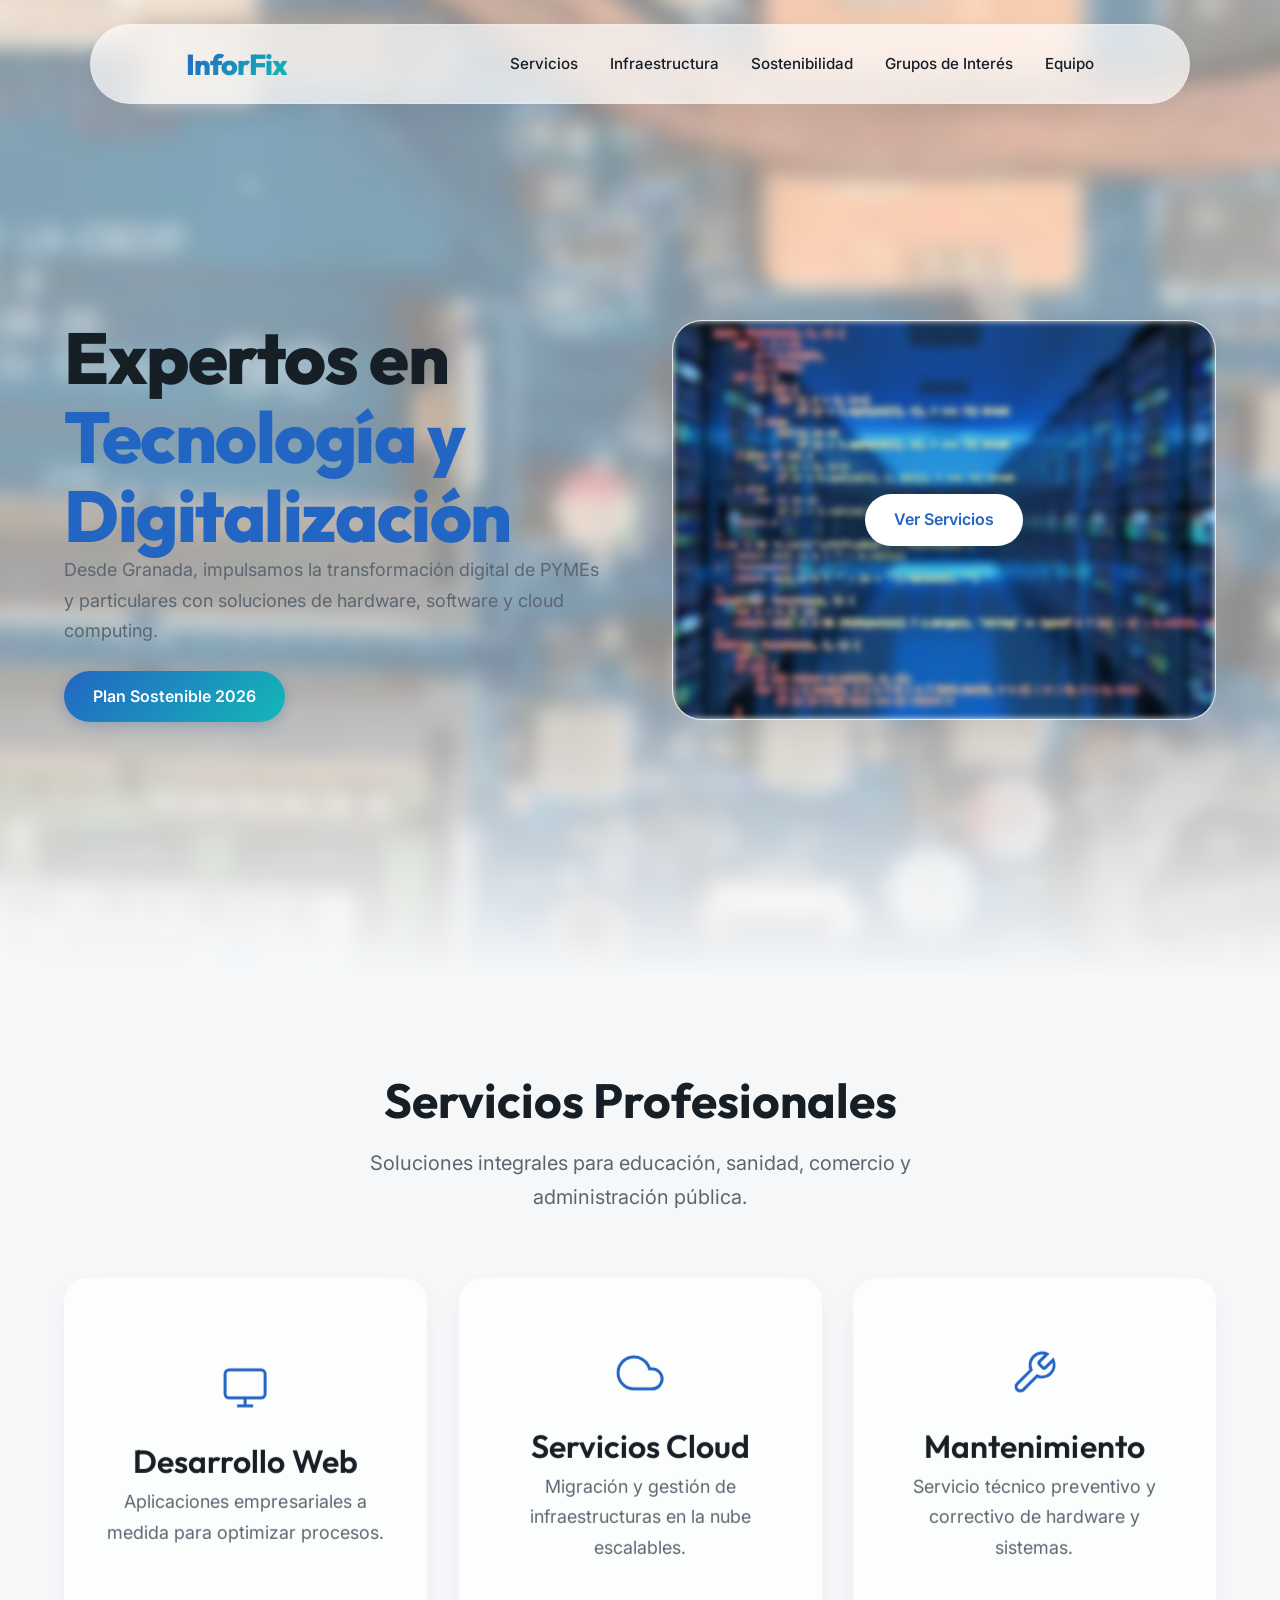
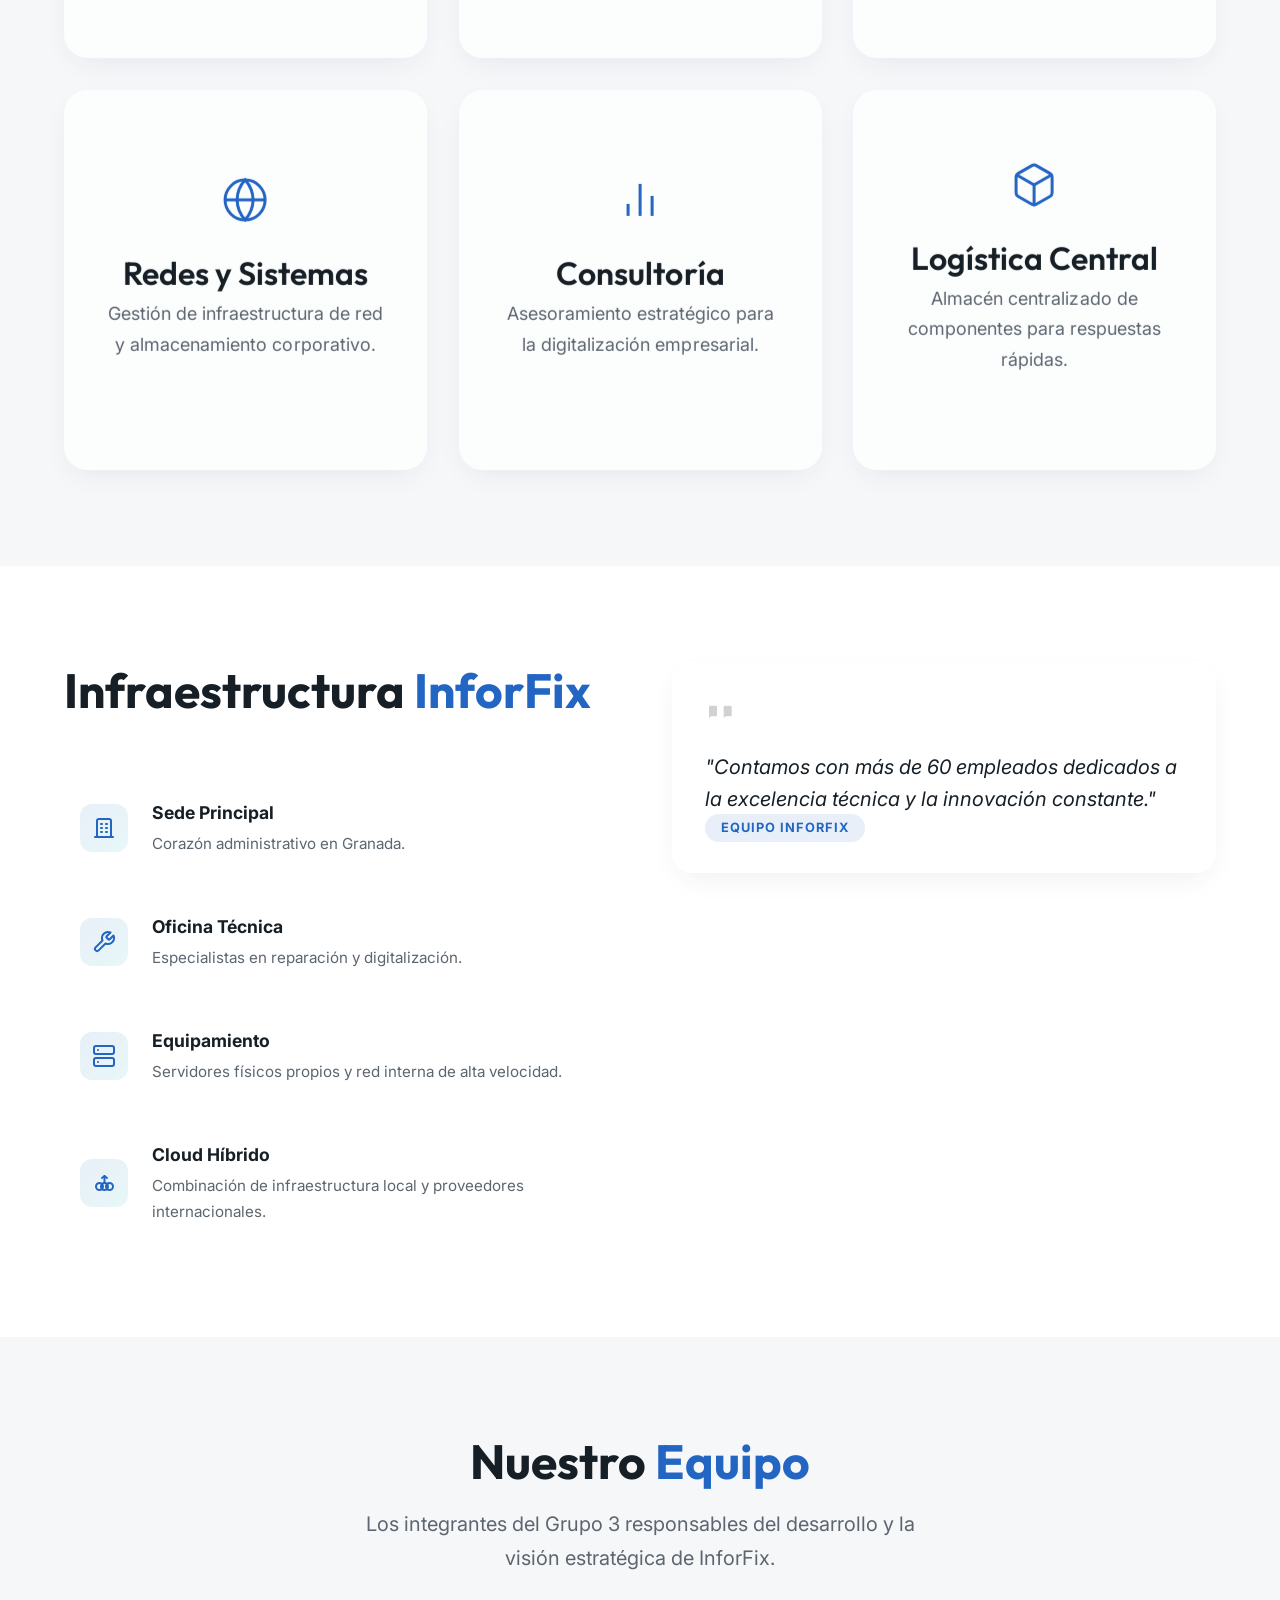
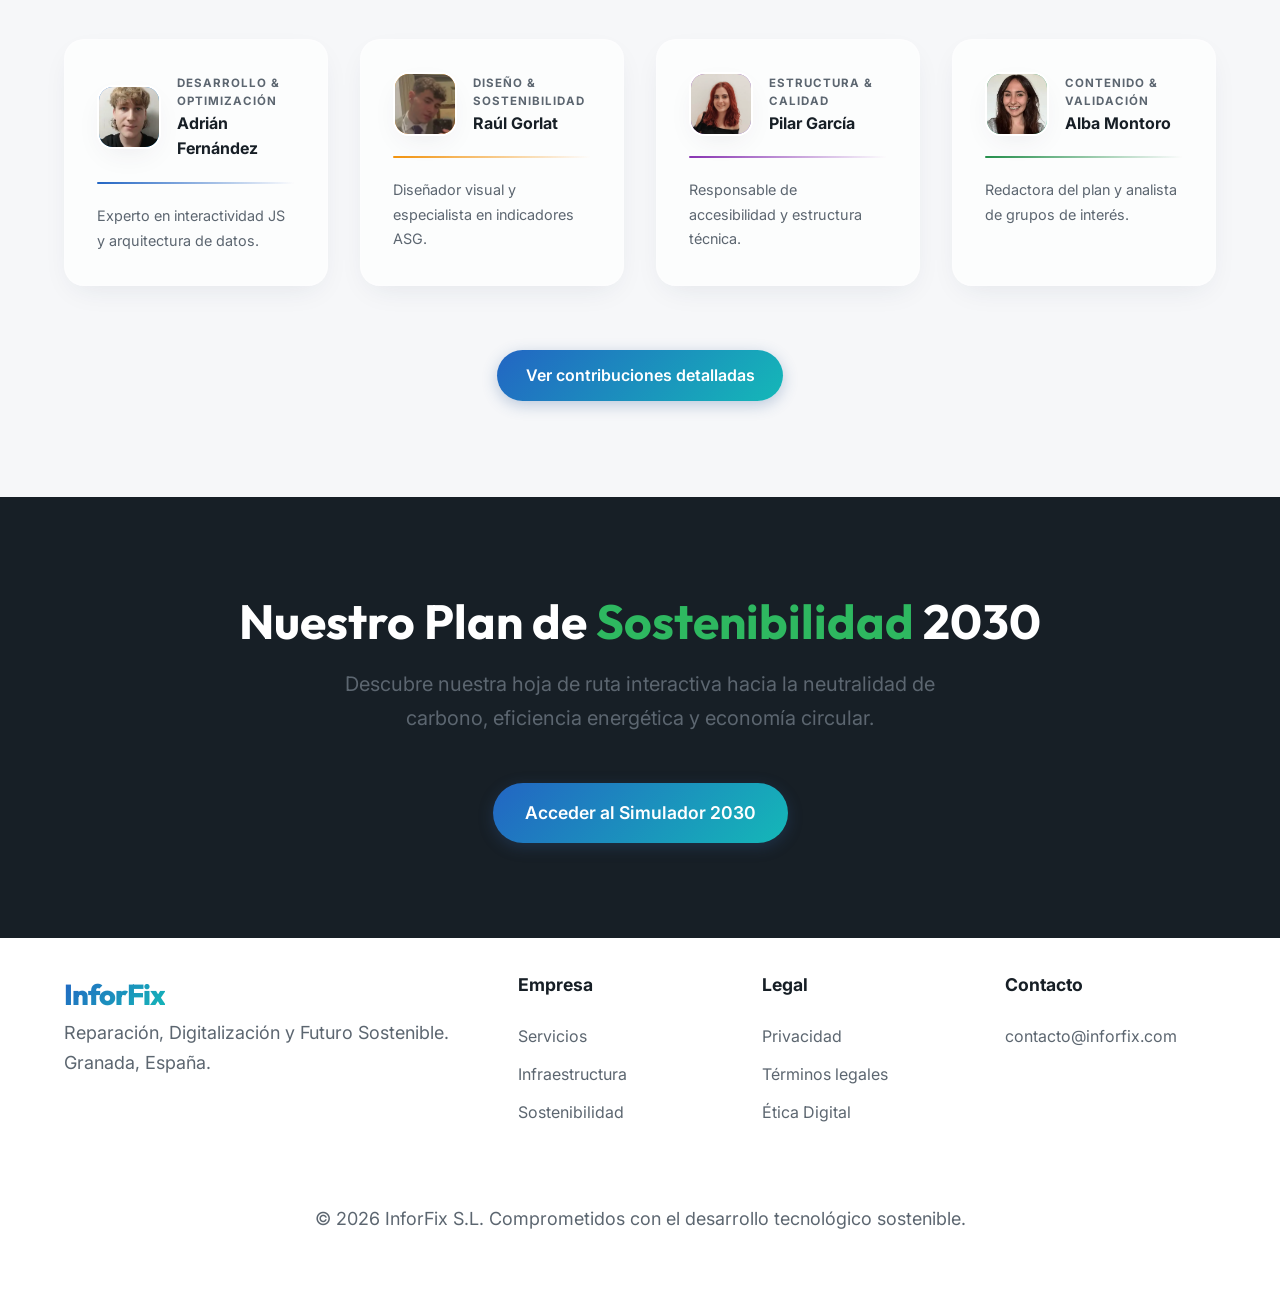
<file: index.html>
<!DOCTYPE html>
<html lang="es">

<head>
    <meta charset="UTF-8">
    <meta name="viewport" content="width=device-width, initial-scale=1.0">
    <title>ActFinalUd03_SASP | Inicio</title>

    <!-- Información para buscadores (Google, etc.) -->
    <meta name="description"
        content="InforFix: Líderes en reparación tecnológica, servicios cloud y desarrollo de software en Granada. Comprometidos con la transición hacia una infraestructura sostenible.">
    <meta name="keywords"
        content="InforFix, reparación hardware, digitalización empresas, servicios cloud, Granada, mantenimiento sistemas, sostenibilidad tecnológica">
    <meta name="author" content="Grupo 3: Alba Montoro, Adrián Fernández, Raúl Gorlat, Pilar García">

    <!-- Conexión con tipos de letra de Google -->
    <link rel="preconnect" href="https://fonts.googleapis.com">
    <link rel="preconnect" href="https://fonts.gstatic.com" crossorigin>
    <link
        href="https://fonts.googleapis.com/css2?family=Inter:wght@300;400;600;800&family=Outfit:wght@300;400;600;800&display=swap"
        rel="stylesheet">

    <!-- Archivos de diseño (colores, letras, etc.) -->
    <link rel="stylesheet" href="css/main.css">
    <link rel="stylesheet" href="css/layout.css">
    <link rel="stylesheet" href="css/components.css">

    <!-- Icono de la pestaña del navegador -->
    <link rel="icon" type="image/svg+xml" href="img/logo.svg">
</head>

<body>
    <header id="main-header" class="glass">
        <nav class="container">
            <div class="mobile-top-bar">
                <div class="logo">
                    <span class="gradient-text">InforFix</span>
                </div>
                <button class="mobile-menu-toggle" aria-label="Toggle Menu">
                    <span class="bar"></span>
                    <span class="bar"></span>
                </button>
            </div>
            <ul class="nav-links">
                <li><a href="#services" class="nav-item">Servicios</a></li>
                <li><a href="#infra" class="nav-item">Infraestructura</a></li>
                <li><a href="sostenibilidad.html" class="nav-item">Sostenibilidad</a></li>
                <li><a href="grupos-interes.html" class="nav-item">Grupos de Interés</a></li>
                <li><a href="equipo-desarrollo.html" class="nav-item">Equipo</a></li>
            </ul>
        </nav>
    </header>

    <main>
        <section id="home" class="hero section">
            <div class="hero-bg-wrapper">
                <img src="img/background_hero.webp" alt="" class="hero-bg-img">
            </div>
            <div class="container hero-grid">
                <div class="hero-content">
                    <h1 class="reveal-text">Expertos en <span class="accent">Tecnología y Digitalización</span></h1>
                    <p class="fade-in">Desde Granada, impulsamos la transformación digital de PYMEs y particulares con
                        soluciones de hardware, software y cloud computing.</p>
                    <div class="cta-group">
                        <a href="sostenibilidad.html" class="btn btn-primary">Plan Sostenible 2026</a>
                    </div>
                </div>
                <div class="hero-visual glass">
                    <img src="img/hero_card.webp" alt="InforFix Services" class="hero-card-img">
                    <a href="#services" class="btn btn-primary hero-center-btn">Ver Servicios</a>
                </div>
            </div>
        </section>

        <section id="services" class="section bg-light">
            <div class="container">
                <h2 class="section-title text-center">Servicios Profesionales</h2>
                <p class="section-subtitle text-center">Soluciones integrales para educación, sanidad, comercio y
                    administración pública.</p>

                <div class="grid col-3 gap-2 mt-4">
                    <!-- Tarjeta de servicio 1 -->
                    <div class="card-container fade-in">
                        <div class="card-inner">
                            <div class="card-front glass glass-hover">
                                <div class="card-icon">
                                    <svg width="48" height="48" viewBox="0 0 24 24" xmlns="http://www.w3.org/2000/svg"
                                        aria-hidden="true">
                                        <rect x="2" y="3" width="20" height="14" rx="2" ry="2"></rect>
                                        <line x1="8" y1="21" x2="16" y2="21"></line>
                                        <line x1="12" y1="17" x2="12" y2="21"></line>
                                    </svg>
                                </div>
                                <h3>Desarrollo Web</h3>
                                <p>Aplicaciones empresariales a medida para optimizar procesos.</p>
                            </div>
                            <div class="card-back">
                                <div class="card-icon">
                                    <svg width="48" height="48" viewBox="0 0 24 24" xmlns="http://www.w3.org/2000/svg"
                                        aria-hidden="true">
                                        <rect x="2" y="3" width="20" height="14" rx="2" ry="2"></rect>
                                        <line x1="8" y1="21" x2="16" y2="21"></line>
                                        <line x1="12" y1="17" x2="12" y2="21"></line>
                                    </svg>
                                </div>
                                <h3>Detalles Técnicos</h3>
                                <p>Soluciones full-stack, integración de e-commerce avanzada y optimización extrema de
                                    rendimiento SEO para máxima visibilidad.</p>
                            </div>
                        </div>
                    </div>

                    <!-- Tarjeta de servicio 2 -->
                    <div class="card-container fade-in">
                        <div class="card-inner">
                            <div class="card-front glass glass-hover">
                                <div class="card-icon">
                                    <svg width="48" height="48" viewBox="0 0 24 24" xmlns="http://www.w3.org/2000/svg"
                                        aria-hidden="true">
                                        <path d="M18 10h-1.26A8 8 0 1 0 9 20h9a5 5 0 0 0 0-10z"></path>
                                    </svg>
                                </div>
                                <h3>Servicios Cloud</h3>
                                <p>Migración y gestión de infraestructuras en la nube escalables.</p>
                            </div>
                            <div class="card-back">
                                <div class="card-icon">
                                    <svg width="48" height="48" viewBox="0 0 24 24" xmlns="http://www.w3.org/2000/svg"
                                        aria-hidden="true">
                                        <path d="M18 10h-1.26A8 8 0 1 0 9 20h9a5 5 0 0 0 0-10z"></path>
                                    </svg>
                                </div>
                                <h3>Nube Avanzada</h3>
                                <p>Gestión experta en Azure y AWS, despliegue de nubes híbridas y planes robustos de
                                    redundancia de datos críticos.</p>
                            </div>
                        </div>
                    </div>

                    <!-- Tarjeta de servicio 3 -->
                    <div class="card-container fade-in">
                        <div class="card-inner">
                            <div class="card-front glass glass-hover">
                                <div class="card-icon">
                                    <svg width="48" height="48" viewBox="0 0 24 24" xmlns="http://www.w3.org/2000/svg"
                                        aria-hidden="true">
                                        <path
                                            d="M14.7 6.3a1 1 0 0 0 0 1.4l1.6 1.6a1 1 0 0 0 1.4 0l3.77-3.77a6 6 0 0 1-7.94 7.94l-6.91 6.91a2.12 2.12 0 0 1-3-3l6.91-6.91a6 6 0 0 1 7.94-7.94l-3.76 3.76z">
                                        </path>
                                    </svg>
                                </div>
                                <h3>Mantenimiento</h3>
                                <p>Servicio técnico preventivo y correctivo de hardware y sistemas.</p>
                            </div>
                            <div class="card-back">
                                <div class="card-icon">
                                    <svg width="48" height="48" viewBox="0 0 24 24" xmlns="http://www.w3.org/2000/svg"
                                        aria-hidden="true">
                                        <path
                                            d="M14.7 6.3a1 1 0 0 0 0 1.4l1.6 1.6a1 1 0 0 0 1.4 0l3.77-3.77a6 6 0 0 1-7.94 7.94l-6.91 6.91a2.12 2.12 0 0 1-3-3l6.91-6.91a6 6 0 0 1 7.94-7.94l-3.76 3.76z">
                                        </path>
                                    </svg>
                                </div>
                                <h3>Soporte 24/7</h3>
                                <p>Gestión integral del ciclo de vida del hardware, reparaciones exprés in-situ y
                                    monitorización remota preventiva.</p>
                            </div>
                        </div>
                    </div>

                    <!-- Tarjeta de servicio 4 -->
                    <div class="card-container fade-in">
                        <div class="card-inner">
                            <div class="card-front glass glass-hover">
                                <div class="card-icon">
                                    <svg width="48" height="48" viewBox="0 0 24 24" xmlns="http://www.w3.org/2000/svg"
                                        aria-hidden="true">
                                        <circle cx="12" cy="12" r="10"></circle>
                                        <line x1="2" y1="12" x2="22" y2="12"></line>
                                        <path
                                            d="M12 2a15.3 15.3 0 0 1 4 10 15.3 15.3 0 0 1-4 10 15.3 15.3 0 0 1-4-10 15.3 15.3 0 0 1 4-10z">
                                        </path>
                                    </svg>
                                </div>
                                <h3>Redes y Sistemas</h3>
                                <p>Gestión de infraestructura de red y almacenamiento corporativo.</p>
                            </div>
                            <div class="card-back">
                                <div class="card-icon">
                                    <svg width="48" height="48" viewBox="0 0 24 24" xmlns="http://www.w3.org/2000/svg"
                                        aria-hidden="true">
                                        <circle cx="12" cy="12" r="10"></circle>
                                        <line x1="2" y1="12" x2="22" y2="12"></line>
                                        <path
                                            d="M12 2a15.3 15.3 0 0 1 4 10 15.3 15.3 0 0 1-4 10 15.3 15.3 0 0 1-4-10 15.3 15.3 0 0 1 4-10z">
                                        </path>
                                    </svg>
                                </div>
                                <h3>Conectividad</h3>
                                <p>Implementación de fibra de proyectos, VPN corporativas seguras, auditorías de
                                    seguridad y virtualización de servidores.</p>
                            </div>
                        </div>
                    </div>

                    <!-- Tarjeta de servicio 5 -->
                    <div class="card-container fade-in">
                        <div class="card-inner">
                            <div class="card-front glass glass-hover">
                                <div class="card-icon">
                                    <svg width="48" height="48" viewBox="0 0 24 24" xmlns="http://www.w3.org/2000/svg"
                                        aria-hidden="true">
                                        <line x1="18" y1="20" x2="18" y2="10"></line>
                                        <line x1="12" y1="20" x2="12" y2="4"></line>
                                        <line x1="6" y1="20" x2="6" y2="14"></line>
                                    </svg>
                                </div>
                                <h3>Consultoría</h3>
                                <p>Asesoramiento estratégico para la digitalización empresarial.</p>
                            </div>
                            <div class="card-back">
                                <div class="card-icon">
                                    <svg width="48" height="48" viewBox="0 0 24 24" xmlns="http://www.w3.org/2000/svg"
                                        aria-hidden="true">
                                        <line x1="18" y1="20" x2="18" y2="10"></line>
                                        <line x1="12" y1="20" x2="12" y2="4"></line>
                                        <line x1="6" y1="20" x2="6" y2="14"></line>
                                    </svg>
                                </div>
                                <h3>Estrategia Digital</h3>
                                <p>Auditoría de infraestructuras IT existentes, análisis de ROI tecnológico y creación
                                    de hojas de ruta para la transformación digital.</p>
                            </div>
                        </div>
                    </div>

                    <!-- Tarjeta de servicio 6 -->
                    <div class="card-container fade-in">
                        <div class="card-inner">
                            <div class="card-front glass glass-hover">
                                <div class="card-icon">
                                    <svg width="48" height="48" viewBox="0 0 24 24" xmlns="http://www.w3.org/2000/svg"
                                        aria-hidden="true">
                                        <path
                                            d="M21 16V8a2 2 0 0 0-1-1.73l-7-4a2 2 0 0 0-2 0l-7 4A2 2 0 0 0 3 8v8a2 2 0 0 0 1 1.73l7 4a2 2 0 0 0 2 0l7-4A2 2 0 0 0 21 16z">
                                        </path>
                                        <polyline points="3.27 6.96 12 12.01 20.73 6.96"></polyline>
                                        <line x1="12" y1="22.08" x2="12" y2="12"></line>
                                    </svg>
                                </div>
                                <h3>Logística Central</h3>
                                <p>Almacén centralizado de componentes para respuestas rápidas.</p>
                            </div>
                            <div class="card-back">
                                <div class="card-icon">
                                    <svg width="48" height="48" viewBox="0 0 24 24" xmlns="http://www.w3.org/2000/svg"
                                        aria-hidden="true">
                                        <path
                                            d="M21 16V8a2 2 0 0 0-1-1.73l-7-4a2 2 0 0 0-2 0l-7 4A2 2 0 0 0 3 8v8a2 2 0 0 0 1 1.73l7 4a2 2 0 0 0 2 0l7-4A2 2 0 0 0 21 16z">
                                        </path>
                                        <polyline points="3.27 6.96 12 12.01 20.73 6.96"></polyline>
                                        <line x1="12" y1="22.08" x2="12" y2="12"></line>
                                    </svg>
                                </div>
                                <h3>Suministros</h3>
                                <p>Control de inventario de componentes críticos y distribución inmediata de repuestos
                                    originales para minimizar tiempos de inactividad.</p>
                            </div>
                        </div>
                    </div>
                </div>
            </div>
        </section>

        <section id="infra" class="section">
            <div class="container">
                <div class="grid col-2 gap-4 items-center">
                    <div class="infra-content">
                        <h2 class="section-title">Infraestructura <span class="accent">InforFix</span></h2>
                        <div class="infra-grid mt-4">
                            <div class="infra-item fade-in">
                                <div class="infra-icon-wrapper">
                                    <svg width="24" height="24" viewBox="0 0 24 24" fill="none" stroke="currentColor"
                                        stroke-width="2" stroke-linecap="round" stroke-linejoin="round">
                                        <path d="M3 21h18"></path>
                                        <path d="M9 8h1"></path>
                                        <path d="M9 12h1"></path>
                                        <path d="M9 16h1"></path>
                                        <path d="M14 8h1"></path>
                                        <path d="M14 12h1"></path>
                                        <path d="M14 16h1"></path>
                                        <path d="M5 21V5a2 2 0 0 1 2-2h10a2 2 0 0 1 2 2v16"></path>
                                    </svg>
                                </div>
                                <div class="infra-text">
                                    <strong>Sede Principal</strong>
                                    <p>Corazón administrativo en Granada.</p>
                                </div>
                            </div>
                            <div class="infra-item fade-in">
                                <div class="infra-icon-wrapper">
                                    <svg width="24" height="24" viewBox="0 0 24 24" fill="none" stroke="currentColor"
                                        stroke-width="2" stroke-linecap="round" stroke-linejoin="round">
                                        <path
                                            d="M14.7 6.3a1 1 0 0 0 0 1.4l1.6 1.6a1 1 0 0 0 1.4 0l3.77-3.77a6 6 0 0 1-7.94 7.94l-6.91 6.91a2.12 2.12 0 0 1-3-3l6.91-6.91a6 6 0 0 1 7.94-7.94l-3.76 3.76z">
                                        </path>
                                    </svg>
                                </div>
                                <div class="infra-text">
                                    <strong>Oficina Técnica</strong>
                                    <p>Especialistas en reparación y digitalización.</p>
                                </div>
                            </div>
                            <div class="infra-item fade-in">
                                <div class="infra-icon-wrapper">
                                    <svg width="24" height="24" viewBox="0 0 24 24" fill="none" stroke="currentColor"
                                        stroke-width="2" stroke-linecap="round" stroke-linejoin="round">
                                        <rect x="2" y="2" width="20" height="8" rx="2" ry="2"></rect>
                                        <rect x="2" y="14" width="20" height="8" rx="2" ry="2"></rect>
                                        <line x1="6" y1="6" x2="6.01" y2="6"></line>
                                        <line x1="6" y1="18" x2="6.01" y2="18"></line>
                                    </svg>
                                </div>
                                <div class="infra-text">
                                    <strong>Equipamiento</strong>
                                    <p>Servidores físicos propios y red interna de alta velocidad.</p>
                                </div>
                            </div>
                            <div class="infra-item fade-in">
                                <div class="infra-icon-wrapper">
                                    <svg width="24" height="24" viewBox="0 0 24 24" fill="none" stroke="currentColor"
                                        stroke-width="2" stroke-linecap="round" stroke-linejoin="round">
                                        <path d="M17.5 19a3.5 3.5 0 1 1 0-7 3.5 3.5 0 0 1 0 7z"></path>
                                        <path d="M12.5 19a3.5 3.5 0 1 1 0-7 3.5 3.5 0 0 1 0 7z"></path>
                                        <path d="M7.5 19a3.5 3.5 0 1 1 0-7 3.5 3.5 0 0 1 0 7z"></path>
                                        <path d="M12.5 12V5"></path>
                                        <path d="M10 7l2.5-2 2.5 2"></path>
                                    </svg>
                                </div>
                                <div class="infra-text">
                                    <strong>Cloud Híbrido</strong>
                                    <p>Combinación de infraestructura local y proveedores internacionales.</p>
                                </div>
                            </div>
                        </div>
                    </div>
                    <div class="quote-card fade-in">
                        <div class="glass-box">
                            <div class="quote-icon">
                                <svg width="32" height="32" viewBox="0 0 24 24" fill="currentColor" opacity="0.2">
                                    <path
                                        d="M14.017 21L14.017 18C14.017 16.8954 14.9124 16 16.017 16H19.017C19.5693 16 20.017 15.5523 20.017 15V9C20.017 8.44772 19.5693 8 19.017 8H15.017C14.4647 8 14.017 8.44772 14.017 9V15M3.017 21L3.017 18C3.017 16.8954 3.91243 16 5.017 16H8.017C8.56928 16 9.017 15.5523 9.017 15V9C9.017 8.44772 8.56928 8 8.017 8H4.017C3.46472 8 3.017 8.44772 3.017 9V15">
                                    </path>
                                </svg>
                            </div>
                            <blockquote>
                                "Contamos con más de 60 empleados dedicados a la excelencia técnica y la innovación
                                constante."
                            </blockquote>
                            <div class="quote-author mt-2">
                                <span class="badge badge-primary">Equipo InforFix</span>
                            </div>
                        </div>
                    </div>
                </div>
            </div>
        </section>

        <section id="team" class="section bg-light">
            <div class="container">
                <h2 class="section-title text-center">Nuestro <span class="accent">Equipo</span></h2>
                <p class="section-subtitle text-center">Los integrantes del Grupo 3 responsables del desarrollo y la visión estratégica de InforFix.</p>
                
                <div class="grid col-4 gap-2 mt-4 fade-in">
                    <!-- MIEMBRO: ADRIÁN -->
                    <div class="glass-box stakeholder-card">
                        <div class="stakeholder-card-header">
                            <div class="stakeholder-icon icon-blue">
                                <img src="img/perfil_adri.webp" alt="Adrián Fernández">
                            </div>
                            <div>
                                <span class="group-tag">Desarrollo & Optimización</span>
                                <h4>Adrián Fernández</h4>
                            </div>
                        </div>
                        <hr class="stakeholder-divider divider-blue">
                        <p class="stakeholder-desc">Experto en interactividad JS y arquitectura de datos.</p>
                    </div>

                    <!-- MIEMBRO: RAÚL -->
                    <div class="glass-box stakeholder-card">
                        <div class="stakeholder-card-header">
                            <div class="stakeholder-icon icon-orange">
                                <img src="img/perfil_raul.webp" alt="Raúl Gorlat">
                            </div>
                            <div>
                                <span class="group-tag">Diseño & Sostenibilidad</span>
                                <h4>Raúl Gorlat</h4>
                            </div>
                        </div>
                        <hr class="stakeholder-divider divider-orange">
                        <p class="stakeholder-desc">Diseñador visual y especialista en indicadores ASG.</p>
                    </div>

                    <!-- MIEMBRO: PILAR -->
                    <div class="glass-box stakeholder-card">
                        <div class="stakeholder-card-header">
                            <div class="stakeholder-icon icon-purple">
                                <img src="img/perfil_pilar.webp" alt="Pilar García">
                            </div>
                            <div>
                                <span class="group-tag">Estructura & Calidad</span>
                                <h4>Pilar García</h4>
                            </div>
                        </div>
                        <hr class="stakeholder-divider divider-purple">
                        <p class="stakeholder-desc">Responsable de accesibilidad y estructura técnica.</p>
                    </div>

                    <!-- MIEMBRO: ALBA -->
                    <div class="glass-box stakeholder-card">
                        <div class="stakeholder-card-header">
                            <div class="stakeholder-icon icon-green">
                                <img src="img/perfil_alba.webp" alt="Alba Montoro">
                            </div>
                            <div>
                                <span class="group-tag">Contenido & Validación</span>
                                <h4>Alba Montoro</h4>
                            </div>
                        </div>
                        <hr class="stakeholder-divider divider-green">
                        <p class="stakeholder-desc">Redactora del plan y analista de grupos de interés.</p>
                    </div>
                </div>

                <div class="text-center mt-4 fade-in" style="margin-top: 4rem;">
                    <a href="equipo-desarrollo.html" class="btn btn-primary">Ver contribuciones detalladas</a>
                </div>
            </div>
        </section>

        <section id="sustainability-cta" class="section bg-dark text-white text-center">
            <div class="container fade-in">
                <h2 class="section-title">Nuestro Plan de <span style="color:var(--eco)">Sostenibilidad</span> 2030</h2>
                <p class="section-subtitle mt-4">Descubre nuestra hoja de ruta interactiva hacia la neutralidad de
                    carbono, eficiencia energética y economía circular.</p>
                <div style="margin-top: 3rem;">
                    <a href="sostenibilidad.html" class="btn btn-primary"
                        style="font-size: 1.1rem; padding: 1rem 2rem;">
                        Acceder al Simulador 2030
                    </a>
                </div>
            </div>
        </section>
    </main>

    <footer id="main-footer">
        <div class="container footer-grid">
            <div class="footer-info">
                <span class="logo gradient-text">InforFix</span>
                <p>Reparación, Digitalización y Futuro Sostenible.<br>Granada, España.</p>
            </div>
            <div class="footer-links">
                <h4>Empresa</h4>
                <ul>
                    <li><a href="#services">Servicios</a></li>
                    <li><a href="#infra">Infraestructura</a></li>
                    <li><a href="sostenibilidad.html">Sostenibilidad</a></li>
                </ul>
            </div>
            <div class="footer-links">
                <h4>Legal</h4>
                <ul>
                    <li><a href="privacidad.html">Privacidad</a></li>
                    <li><a href="terminos.html">Términos legales</a></li>
                    <li><a href="etica.html">Ética Digital</a></li>
                </ul>
            </div>
            <div class="footer-links">
                <h4>Contacto</h4>
                <ul>
                    <li><a href="mailto:contacto@inforfix.com">contacto@inforfix.com</a></li>
                </ul>
            </div>
        </div>
        <div class="footer-bottom">
            <p>&copy; 2026 InforFix S.L. Comprometidos con el desarrollo tecnológico sostenible.</p>
        </div>
    </footer>

    <!-- Archivos de funciones (lo que hace que la web se mueva) -->
    <script src="js/main.js"></script>
</body>

</html>
</file>
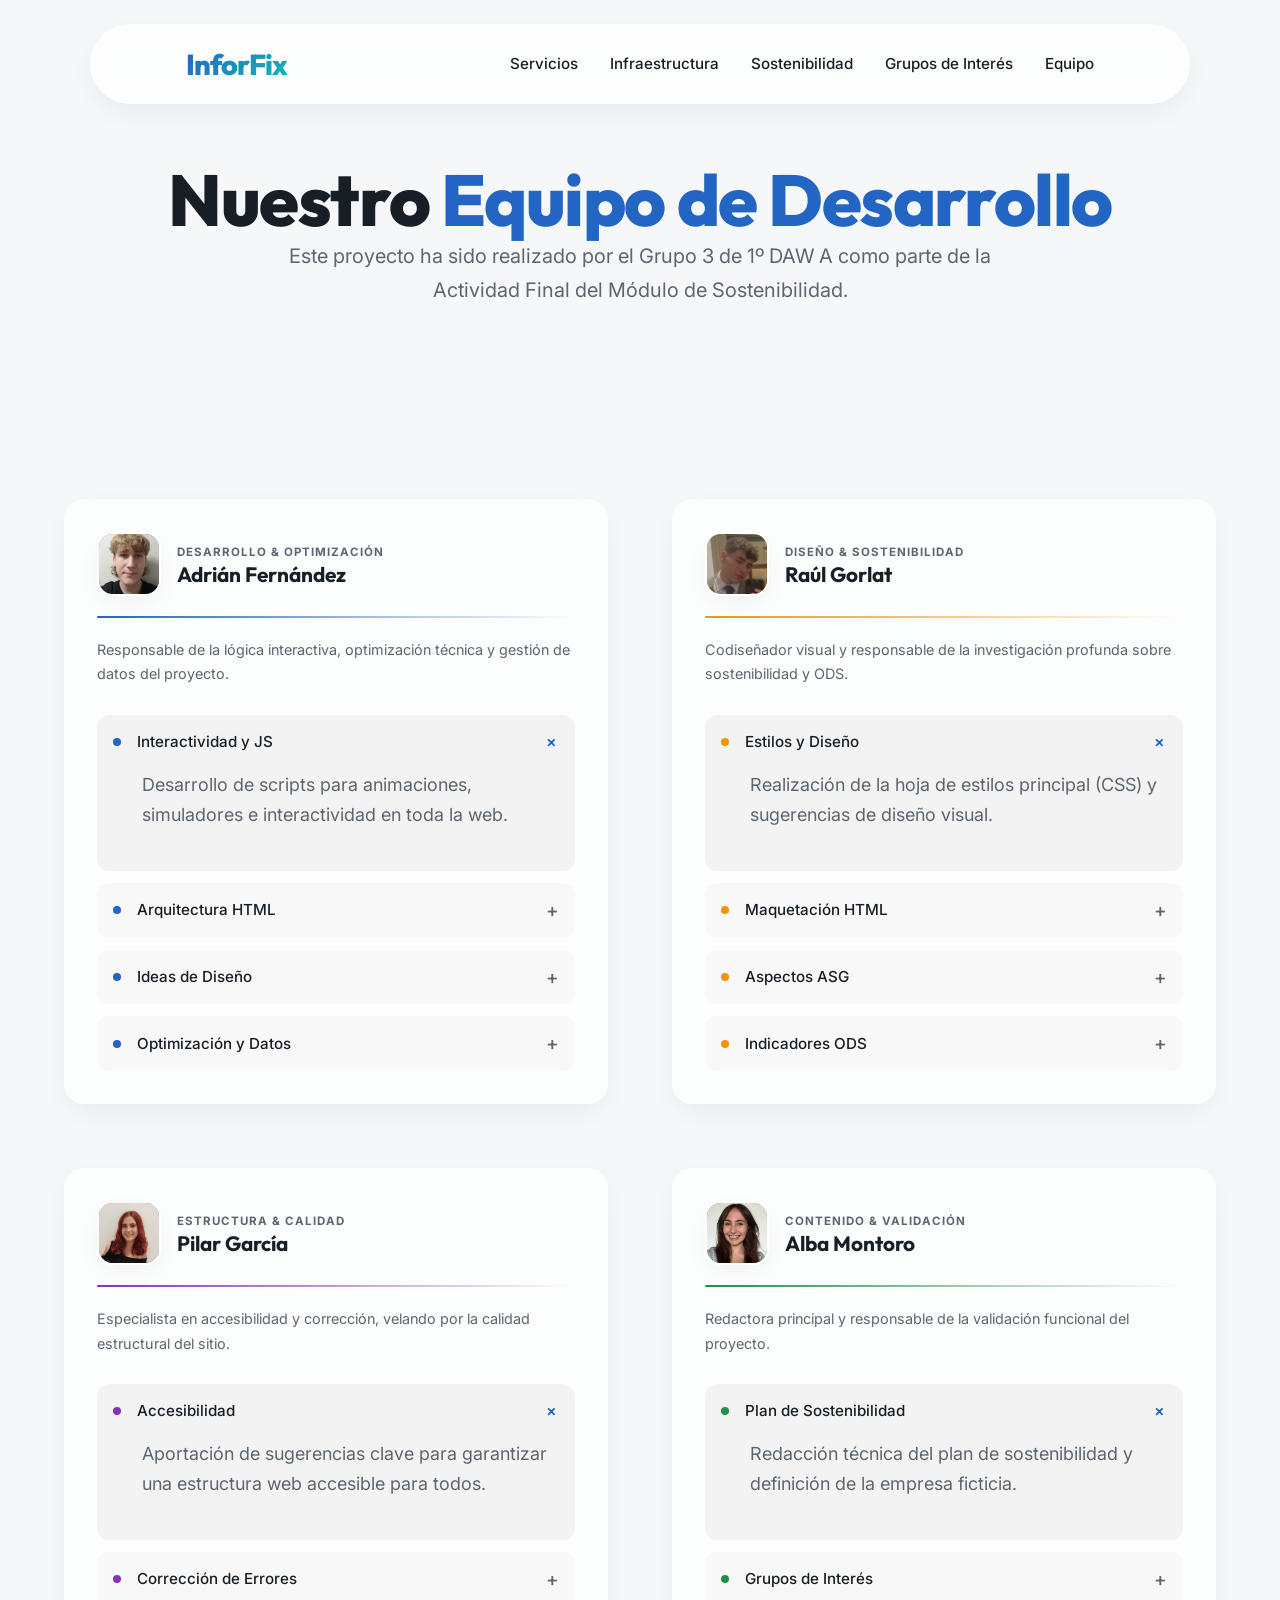
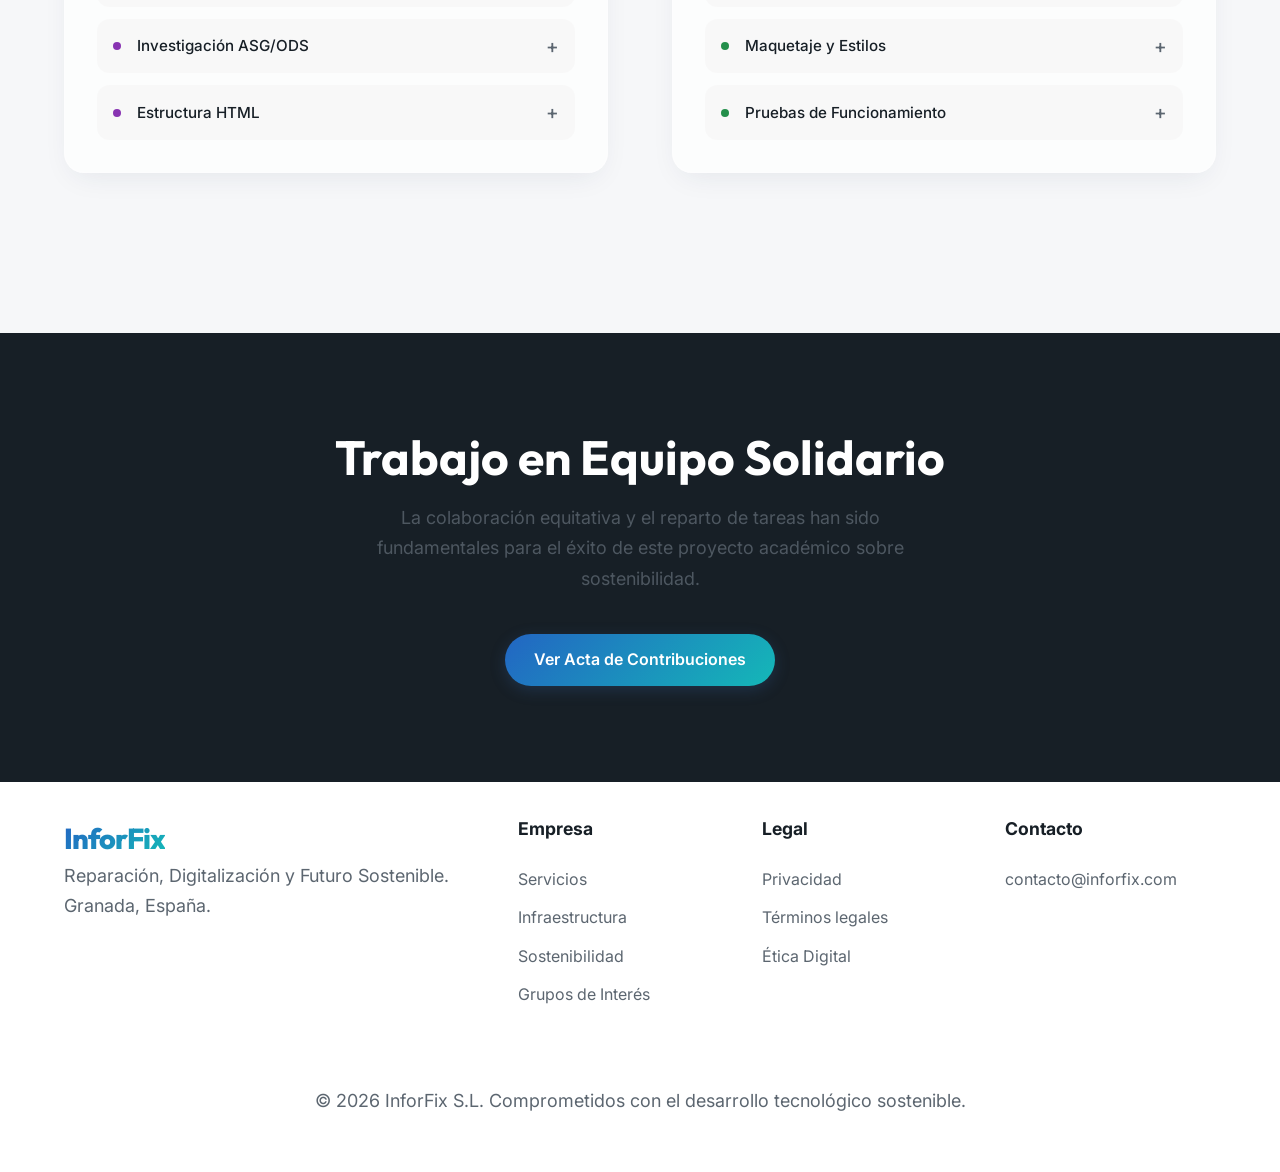
<file: equipo-desarrollo.html>
<!DOCTYPE html>
<html lang="es">

<head>
    <meta charset="UTF-8">
    <meta name="viewport" content="width=device-width, initial-scale=1.0">
    <title>ActFinalUd03_SASP | Equipo de Desarrollo</title>
    <meta name="description"
        content="Conoce al equipo de estudiantes de 1º DAW A responsable del proyecto InforFix: Adrián, Raúl, Pilar y Alba.">
    <meta name="keywords"
        content="equipo desarrollo, InforFix, Adrián Fernández, Raúl Gorlat, Pilar García, Alba Montoro, DAW, Sostenibilidad">
    <meta name="author" content="Grupo 3: Alba Montoro, Adrián Fernández, Raúl Gorlat, Pilar García">

    <!-- Conexión con tipos de letra de Google -->
    <link rel="preconnect" href="https://fonts.googleapis.com">
    <link rel="preconnect" href="https://fonts.gstatic.com" crossorigin>
    <link
        href="https://fonts.googleapis.com/css2?family=Inter:wght@300;400;600;800&family=Outfit:wght@300;400;600;800&display=swap"
        rel="stylesheet">

    <!-- Archivos de diseño (colores, letras, etc.) -->
    <link rel="stylesheet" href="css/main.css">
    <link rel="stylesheet" href="css/layout.css">
    <link rel="stylesheet" href="css/components.css">
    <link rel="stylesheet" href="css/equipo-desarrollo.css">

    <!-- Icono de la pestaña del navegador -->
    <link rel="icon" type="image/svg+xml" href="img/logo.svg">
</head>

<body>
    <header id="main-header" class="glass">
        <nav class="container">
            <div class="mobile-top-bar">
                <div class="logo">
                    <a href="index.html"><span class="gradient-text">InforFix</span></a>
                </div>
                <button class="mobile-menu-toggle" aria-label="Toggle Menu">
                    <span class="bar"></span>
                    <span class="bar"></span>
                </button>
            </div>
            <ul class="nav-links">
                <li><a href="index.html#services" class="nav-item">Servicios</a></li>
                <li><a href="index.html#infra" class="nav-item">Infraestructura</a></li>
                <li><a href="sostenibilidad.html" class="nav-item">Sostenibilidad</a></li>
                <li><a href="grupos-interes.html" class="nav-item">Grupos de Interés</a></li>
                <li><a href="equipo-desarrollo.html" class="nav-item nav-item--active">Equipo</a></li>
            </ul>
        </nav>
    </header>

    <main>

        <!-- Cabecera de la página -->
        <section class="stakeholders-hero section">
            <div class="container fade-in">
                <h1>Nuestro <span>Equipo de Desarrollo</span></h1>
                <p class="section-subtitle hero-subtitle mt-4">
                    Este proyecto ha sido realizado por el Grupo 3 de 1º DAW A como parte de la Actividad Final del Módulo de Sostenibilidad.
                </p>
            </div>
        </section>

        <!-- Tarjetas de los miembros del equipo -->
        <section class="stakeholders-section">
            <div class="container">
                <div class="grid col-2 gap-4 fade-in">

                    <!-- MIEMBRO: ADRIÁN -->
                    <div class="glass-box stakeholder-card">
                        <div class="stakeholder-card-header">
                            <div class="stakeholder-icon icon-blue">
                                <img src="img/perfil_adri.webp" alt="Foto de Adrián Fernández">
                            </div>
                            <div>
                                <span class="group-tag">Desarrollo & Optimización</span>
                                <h2>Adrián Fernández</h2>
                            </div>
                        </div>
                        <hr class="stakeholder-divider divider-blue">
                        <p class="stakeholder-desc">
                            Responsable de la lógica interactiva, optimización técnica y gestión de datos del proyecto.
                        </p>
                        
                        <div class="team-accordions">
                            <details class="team-accordion" name="adrian-skills" open>
                                <summary><span class="expectation-dot dot-clients"></span> Interactividad y JS <span class="accordion-icon">+</span></summary>
                                <div class="accordion-content">
                                    <p>Desarrollo de scripts para animaciones, simuladores e interactividad en toda la web.</p>
                                </div>
                            </details>
                            <details class="team-accordion" name="adrian-skills">
                                <summary><span class="expectation-dot dot-clients"></span> Arquitectura HTML <span class="accordion-icon">+</span></summary>
                                <div class="accordion-content">
                                    <p>Maquetación base de todas las páginas asegurando una estructura limpia y optimizada.</p>
                                </div>
                            </details>
                            <details class="team-accordion" name="adrian-skills">
                                <summary><span class="expectation-dot dot-clients"></span> Ideas de Diseño <span class="accordion-icon">+</span></summary>
                                <div class="accordion-content">
                                    <p>Aportación de la visión estética general y coordinación visual del proyecto.</p>
                                </div>
                            </details>
                            <details class="team-accordion" name="adrian-skills">
                                <summary><span class="expectation-dot dot-clients"></span> Optimización y Datos <span class="accordion-icon">+</span></summary>
                                <div class="accordion-content">
                                    <p>Tratamiento de imágenes y estructuración de los datos mostrados en la plataforma.</p>
                                </div>
                            </details>
                        </div>
                    </div>

                    <!-- MIEMBRO: RAÚL -->
                    <div class="glass-box stakeholder-card">
                        <div class="stakeholder-card-header">
                            <div class="stakeholder-icon icon-orange">
                                <img src="img/perfil_raul.webp" alt="Foto de Raúl Gorlat">
                            </div>
                            <div>
                                <span class="group-tag">Diseño & Sostenibilidad</span>
                                <h2>Raúl Gorlat</h2>
                            </div>
                        </div>
                        <hr class="stakeholder-divider divider-orange">
                        <p class="stakeholder-desc">
                            Codiseñador visual y responsable de la investigación profunda sobre sostenibilidad y ODS.
                        </p>

                        <div class="team-accordions">
                            <details class="team-accordion" name="raul-skills" open>
                                <summary><span class="expectation-dot dot-suppliers"></span> Estilos y Diseño <span class="accordion-icon">+</span></summary>
                                <div class="accordion-content">
                                    <p>Realización de la hoja de estilos principal (CSS) y sugerencias de diseño visual.</p>
                                </div>
                            </details>
                            <details class="team-accordion" name="raul-skills">
                                <summary><span class="expectation-dot dot-suppliers"></span> Maquetación HTML <span class="accordion-icon">+</span></summary>
                                <div class="accordion-content">
                                    <p>Colaboración en la estructura HTML de las secciones clave del proyecto.</p>
                                </div>
                            </details>
                            <details class="team-accordion" name="raul-skills">
                                <summary><span class="expectation-dot dot-suppliers"></span> Aspectos ASG <span class="accordion-icon">+</span></summary>
                                <div class="accordion-content">
                                    <p>Investigación detallada de criterios Ambientales, Sociales y de Gobernanza.</p>
                                </div>
                            </details>
                            <details class="team-accordion" name="raul-skills">
                                <summary><span class="expectation-dot dot-suppliers"></span> Indicadores ODS <span class="accordion-icon">+</span></summary>
                                <div class="accordion-content">
                                    <p>Desarrollo del plan de acción con indicadores específicos de desarrollo sostenible.</p>
                                </div>
                            </details>
                        </div>
                    </div>

                    <!-- MIEMBRO: PILAR -->
                    <div class="glass-box stakeholder-card">
                        <div class="stakeholder-card-header">
                            <div class="stakeholder-icon icon-purple">
                                <img src="img/perfil_pilar.webp" alt="Foto de Pilar García">
                            </div>
                            <div>
                                <span class="group-tag">Estructura & Calidad</span>
                                <h2>Pilar García</h2>
                            </div>
                        </div>
                        <hr class="stakeholder-divider divider-purple">
                        <p class="stakeholder-desc">
                            Especialista en accesibilidad y corrección, velando por la calidad estructural del sitio.
                        </p>

                        <div class="team-accordions">
                            <details class="team-accordion" name="pilar-skills" open>
                                <summary><span class="expectation-dot dot-public"></span> Accesibilidad <span class="accordion-icon">+</span></summary>
                                <div class="accordion-content">
                                    <p>Aportación de sugerencias clave para garantizar una estructura web accesible para todos.</p>
                                </div>
                            </details>
                            <details class="team-accordion" name="pilar-skills">
                                <summary><span class="expectation-dot dot-public"></span> Corrección de Errores <span class="accordion-icon">+</span></summary>
                                <div class="accordion-content">
                                    <p>Revisión técnica exhaustiva y depuración de errores en HTML y estilos.</p>
                                </div>
                            </details>
                            <details class="team-accordion" name="pilar-skills">
                                <summary><span class="expectation-dot dot-public"></span> Investigación ASG/ODS <span class="accordion-icon">+</span></summary>
                                <div class="accordion-content">
                                    <p>Apoyo fundamental en la búsqueda y síntesis de información sobre sostenibilidad.</p>
                                </div>
                            </details>
                            <details class="team-accordion" name="pilar-skills">
                                <summary><span class="expectation-dot dot-public"></span> Estructura HTML <span class="accordion-icon">+</span></summary>
                                <div class="accordion-content">
                                    <p>Maquetado de secciones y sugerencias de jerarquía de contenidos.</p>
                                </div>
                            </details>
                        </div>
                    </div>

                    <!-- MIEMBRO: ALBA -->
                    <div class="glass-box stakeholder-card">
                        <div class="stakeholder-card-header">
                            <div class="stakeholder-icon icon-green">
                                <img src="img/perfil_alba.webp" alt="Foto de Alba Montoro">
                            </div>
                            <div>
                                <span class="group-tag">Contenido & Validación</span>
                                <h2>Alba Montoro</h2>
                            </div>
                        </div>
                        <hr class="stakeholder-divider divider-green">
                        <p class="stakeholder-desc">
                            Redactora principal y responsable de la validación funcional del proyecto.
                        </p>

                        <div class="team-accordions">
                            <details class="team-accordion" name="alba-skills" open>
                                <summary><span class="expectation-dot dot-employees"></span> Plan de Sostenibilidad <span class="accordion-icon">+</span></summary>
                                <div class="accordion-content">
                                    <p>Redacción técnica del plan de sostenibilidad y definición de la empresa ficticia.</p>
                                </div>
                            </details>
                            <details class="team-accordion" name="alba-skills">
                                <summary><span class="expectation-dot dot-employees"></span> Grupos de Interés <span class="accordion-icon">+</span></summary>
                                <div class="accordion-content">
                                    <p>Análisis exhaustivo de los stakeholders y sus expectativas en el proyecto.</p>
                                </div>
                            </details>
                            <details class="team-accordion" name="alba-skills">
                                <summary><span class="expectation-dot dot-employees"></span> Maquetaje y Estilos <span class="accordion-icon">+</span></summary>
                                <div class="accordion-content">
                                    <p>Sugerencias estéticas y apoyo en la maquetación de los contenidos redactados.</p>
                                </div>
                            </details>
                            <details class="team-accordion" name="alba-skills">
                                <summary><span class="expectation-dot dot-employees"></span> Pruebas de Funcionamiento <span class="accordion-icon">+</span></summary>
                                <div class="accordion-content">
                                    <p>Realización de pruebas de caja negra para asegurar el correcto flujo de la web.</p>
                                </div>
                            </details>
                        </div>
                    </div>

                </div>
            </div>
        </section>

        <!-- Sección de llamada a la acción (botón final) -->
        <section class="stakeholders-cta section">
            <div class="container fade-in">
                <h2>Trabajo en Equipo Solidario</h2>
                <p>La colaboración equitativa y el reparto de tareas han sido fundamentales para el éxito de este proyecto académico sobre sostenibilidad.</p>
                <a href="CONTRIBUCIONES.md" class="btn btn-primary">Ver Acta de Contribuciones</a>
            </div>
        </section>

    </main>

    <footer id="main-footer">
        <div class="container footer-grid">
            <div class="footer-info">
                <span class="logo gradient-text">InforFix</span>
                <p>Reparación, Digitalización y Futuro Sostenible.<br>Granada, España.</p>
            </div>
            <div class="footer-links">
                <h4>Empresa</h4>
                <ul>
                    <li><a href="index.html#services">Servicios</a></li>
                    <li><a href="index.html#infra">Infraestructura</a></li>
                    <li><a href="sostenibilidad.html">Sostenibilidad</a></li>
                    <li><a href="grupos-interes.html">Grupos de Interés</a></li>
                </ul>
            </div>
            <div class="footer-links">
                <h4>Legal</h4>
                <ul>
                    <li><a href="privacidad.html">Privacidad</a></li>
                    <li><a href="terminos.html">Términos legales</a></li>
                    <li><a href="etica.html">Ética Digital</a></li>
                </ul>
            </div>
            <div class="footer-links">
                <h4>Contacto</h4>
                <ul>
                    <li><a href="mailto:contacto@inforfix.com">contacto@inforfix.com</a></li>
                </ul>
            </div>
        </div>
        <div class="footer-bottom">
            <p>&copy; 2026 InforFix S.L. Comprometidos con el desarrollo tecnológico sostenible.</p>
        </div>
    </footer>

    <!-- Archivos de funciones (lo que hace que la web se mueva) -->
    <script src="js/main.js"></script>
</body>

</html>
</file>
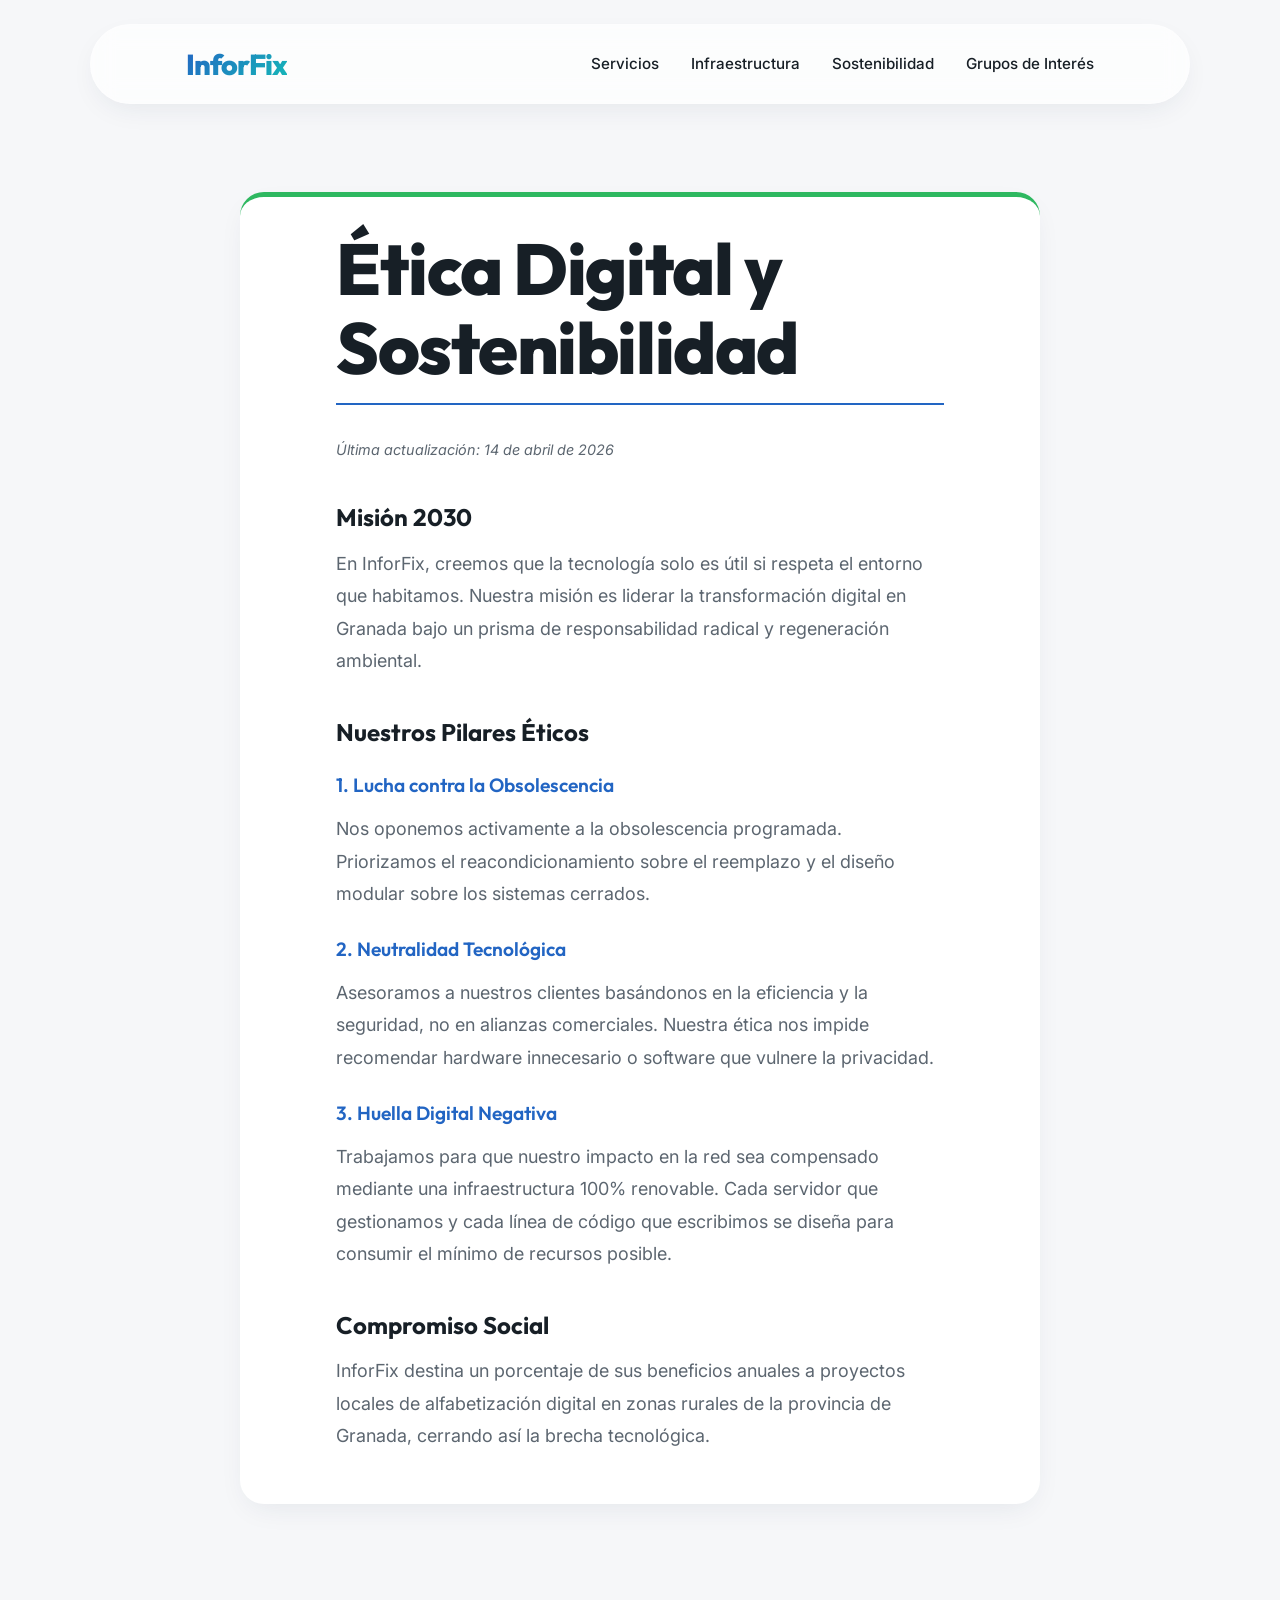
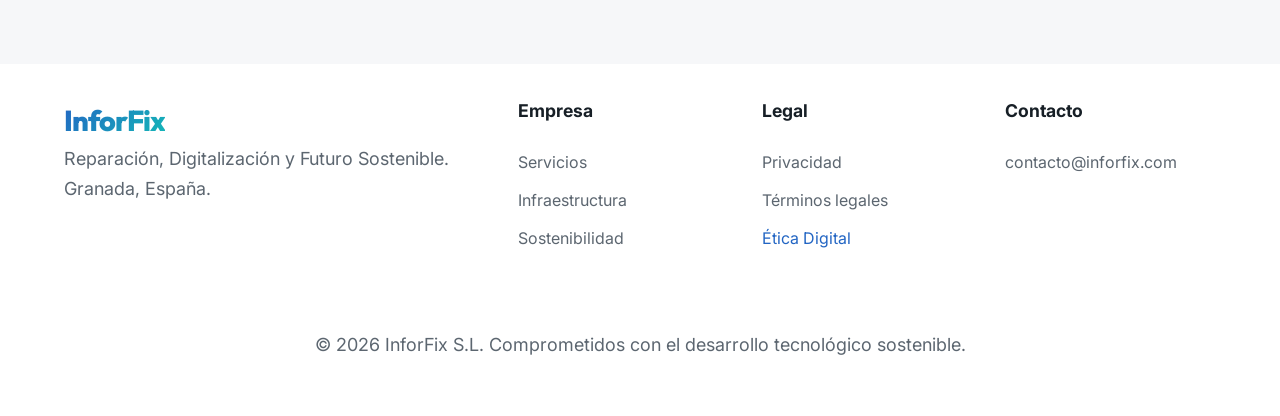
<file: etica.html>
<!DOCTYPE html>
<html lang="es">

<head>
    <meta charset="UTF-8">
    <meta name="viewport" content="width=device-width, initial-scale=1.0">
    <title>ActFinalUd03_SASP | Ética Digital</title>
    <meta name="description" content="Compromiso ético y de sostenibilidad de InforFix. Misión y valores hacia 2030.">
    <meta name="author" content="Grupo 3: Alba Montoro, Adrián Fernández, Raúl Gorlat, Pilar García">

    <!-- Conexión con tipos de letra de Google -->
    <link rel="preconnect" href="https://fonts.googleapis.com">
    <link rel="preconnect" href="https://fonts.gstatic.com" crossorigin>
    <link
        href="https://fonts.googleapis.com/css2?family=Inter:wght@300;400;600;800&family=Outfit:wght@300;400;600;800&display=swap"
        rel="stylesheet">

    <!-- Archivos de diseño (colores, letras, etc.) -->
    <link rel="stylesheet" href="css/main.css">
    <link rel="stylesheet" href="css/layout.css">
    <link rel="stylesheet" href="css/components.css">

    <!-- Icono de la pestaña del navegador -->
    <link rel="icon" type="image/svg+xml" href="img/logo.svg">
</head>

<body>
    <header id="main-header" class="glass">
        <nav class="container">
            <div class="mobile-top-bar">
                <div class="logo">
                    <a href="index.html"><span class="gradient-text">InforFix</span></a>
                </div>
                <button class="mobile-menu-toggle" aria-label="Toggle Menu">
                    <span class="bar"></span>
                    <span class="bar"></span>
                </button>
            </div>
            <ul class="nav-links">
                <li><a href="index.html#services" class="nav-item">Servicios</a></li>
                <li><a href="index.html#infra" class="nav-item">Infraestructura</a></li>
                <li><a href="sostenibilidad.html" class="nav-item">Sostenibilidad</a></li>
                <li><a href="grupos-interes.html" class="nav-item">Grupos de Interés</a></li>
            </ul>
        </nav>
    </header>

    <main class="legal-page">
        <div class="container">
            <article class="legal-container" style="border-top: 5px solid var(--eco);">
                <h1>Ética Digital y Sostenibilidad</h1>
                <p class="last-updated">Última actualización: 14 de abril de 2026</p>

                <section>
                    <h2>Misión 2030</h2>
                    <p>En InforFix, creemos que la tecnología solo es útil si respeta el entorno que habitamos. Nuestra
                        misión es liderar la transformación digital en Granada bajo un prisma de responsabilidad radical
                        y regeneración ambiental.</p>
                </section>

                <section>
                    <h2>Nuestros Pilares Éticos</h2>
                    <h3>1. Lucha contra la Obsolescencia</h3>
                    <p>Nos oponemos activamente a la obsolescencia programada. Priorizamos el reacondicionamiento sobre
                        el reemplazo y el diseño modular sobre los sistemas cerrados.</p>

                    <h3>2. Neutralidad Tecnológica</h3>
                    <p>Asesoramos a nuestros clientes basándonos en la eficiencia y la seguridad, no en alianzas
                        comerciales.
                        Nuestra ética nos impide recomendar hardware innecesario o software que vulnere la privacidad.
                    </p>

                    <h3>3. Huella Digital Negativa</h3>
                    <p>Trabajamos para que nuestro impacto en la red sea compensado mediante una infraestructura 100%
                        renovable.
                        Cada servidor que gestionamos y cada línea de código que escribimos se diseña para consumir el
                        mínimo de recursos posible.</p>
                </section>

                <section>
                    <h2>Compromiso Social</h2>
                    <p>InforFix destina un porcentaje de sus beneficios anuales a proyectos locales de alfabetización
                        digital en zonas rurales de la provincia de Granada, cerrando así la brecha tecnológica.</p>
                </section>
            </article>
        </div>
    </main>

    <footer id="main-footer">
        <div class="container footer-grid">
            <div class="footer-info">
                <span class="logo gradient-text">InforFix</span>
                <p>Reparación, Digitalización y Futuro Sostenible.<br>Granada, España.</p>
            </div>
            <div class="footer-links">
                <h4>Empresa</h4>
                <ul>
                    <li><a href="index.html#services">Servicios</a></li>
                    <li><a href="index.html#infra">Infraestructura</a></li>
                    <li><a href="sostenibilidad.html">Sostenibilidad</a></li>
                </ul>
            </div>
            <div class="footer-links">
                <h4>Legal</h4>
                <ul>
                    <li><a href="privacidad.html">Privacidad</a></li>
                    <li><a href="terminos.html">Términos legales</a></li>
                    <li><a href="etica.html" style="color:var(--primary)">Ética Digital</a></li>
                </ul>
            </div>
            <div class="footer-links">
                <h4>Contacto</h4>
                <ul>
                    <li><a href="mailto:contacto@inforfix.com">contacto@inforfix.com</a></li>
                </ul>
            </div>
        </div>
        <div class="footer-bottom">
            <p>&copy; 2026 InforFix S.L. Comprometidos con el desarrollo tecnológico sostenible.</p>
        </div>
    </footer>

    <script src="js/main.js"></script>
</body>

</html>
</file>
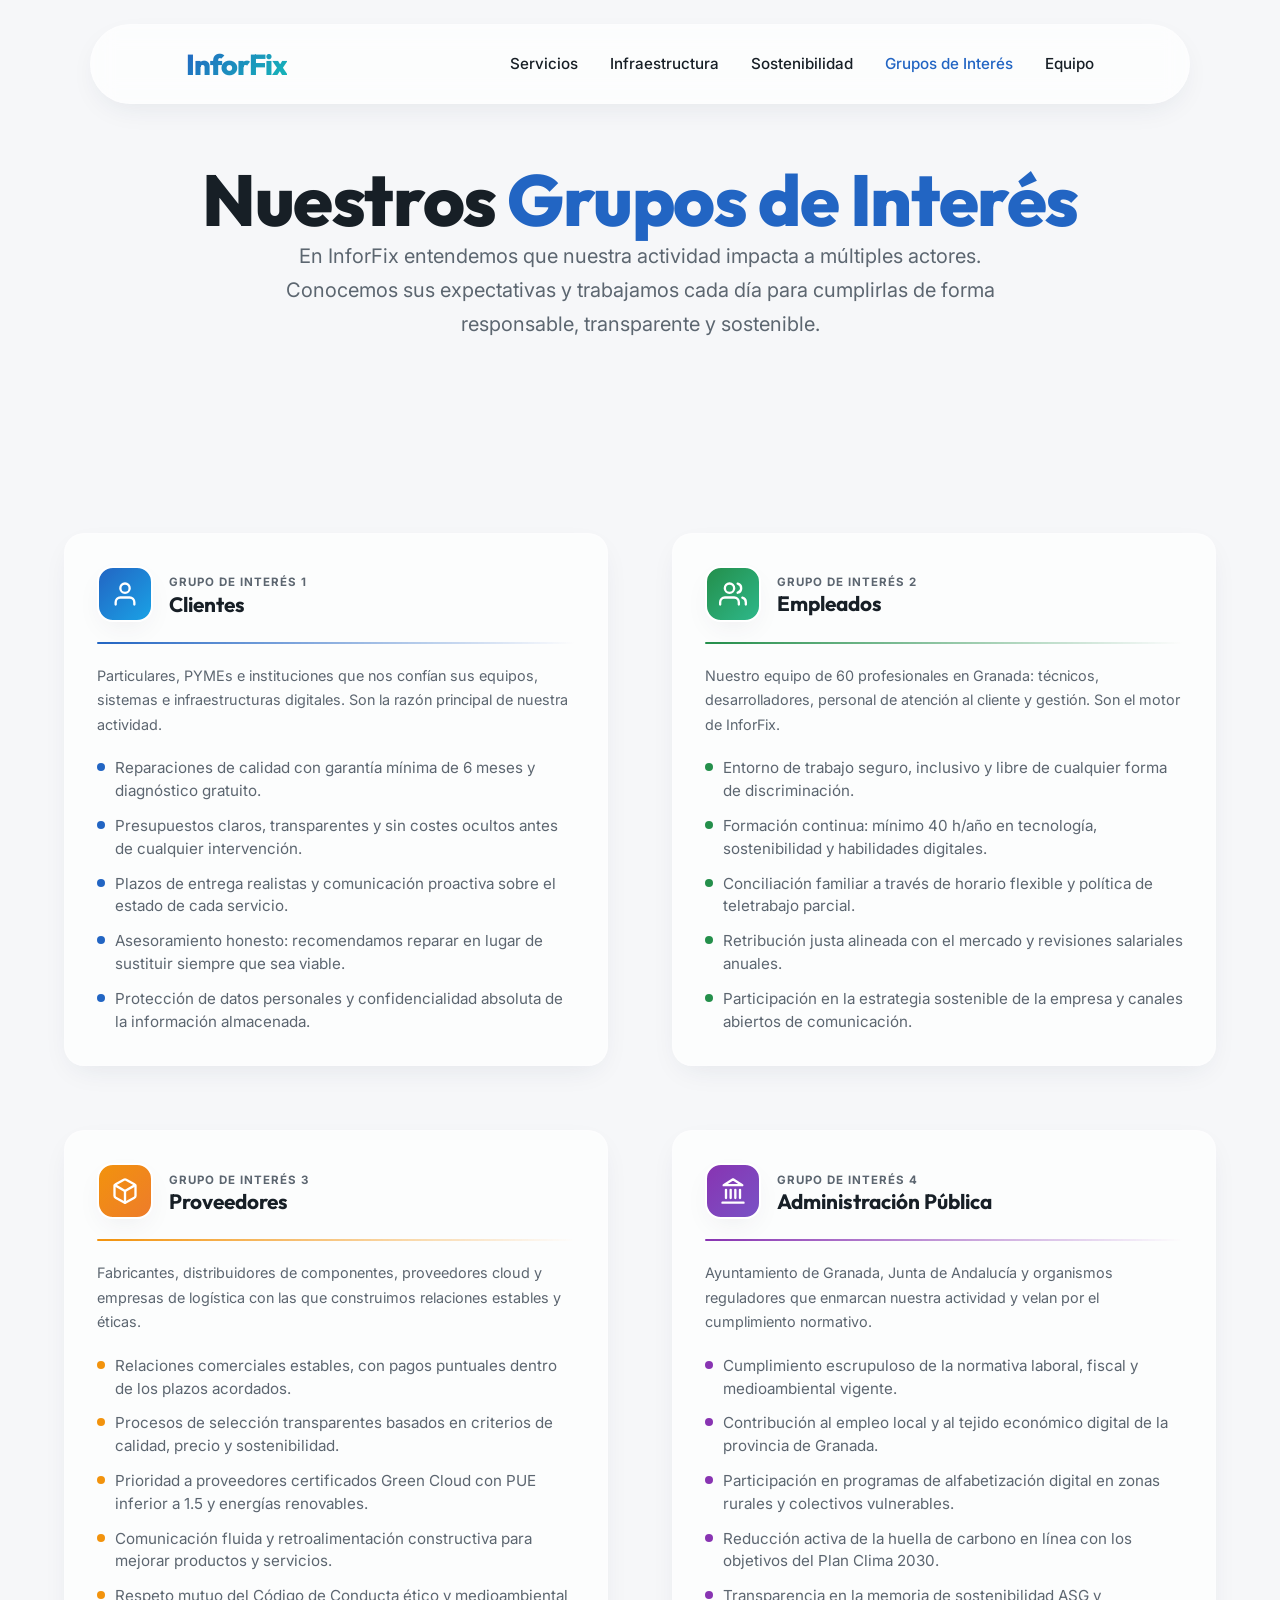
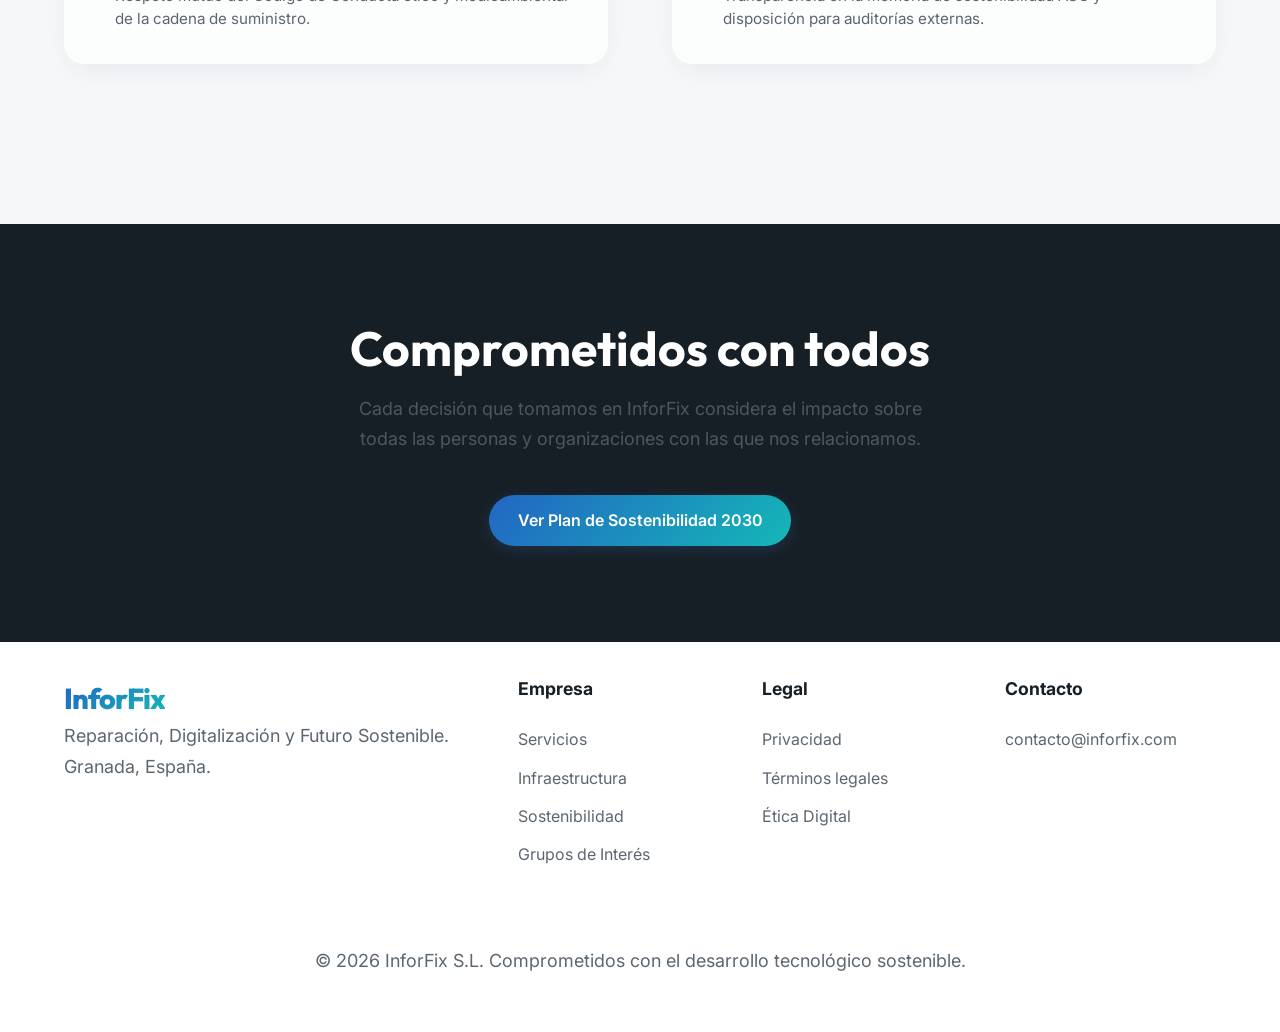
<file: grupos-interes.html>
<!DOCTYPE html>
<html lang="es">

<head>
    <meta charset="UTF-8">
    <meta name="viewport" content="width=device-width, initial-scale=1.0">
    <title>ActFinalUd03_SASP | Grupos de Interés</title>
    <meta name="description"
        content="Grupos de interés de InforFix: lo que esperan de nosotros clientes, empleados, proveedores y la Administración Pública.">
    <meta name="keywords"
        content="grupos de interés, stakeholders, InforFix, clientes, empleados, proveedores, administración pública, RSC">
    <meta name="author" content="Grupo 3: Alba Montoro, Adrián Fernández, Raúl Gorlat, Pilar García">

    <!-- Conexión con tipos de letra de Google -->
    <link rel="preconnect" href="https://fonts.googleapis.com">
    <link rel="preconnect" href="https://fonts.gstatic.com" crossorigin>
    <link
        href="https://fonts.googleapis.com/css2?family=Inter:wght@300;400;600;800&family=Outfit:wght@300;400;600;800&display=swap"
        rel="stylesheet">

    <!-- Archivos de diseño (colores, letras, etc.) -->
    <link rel="stylesheet" href="css/main.css">
    <link rel="stylesheet" href="css/layout.css">
    <link rel="stylesheet" href="css/components.css">
    <link rel="stylesheet" href="css/grupos-interes.css">

    <!-- Icono de la pestaña del navegador -->
    <link rel="icon" type="image/svg+xml" href="img/logo.svg">
</head>

<body>
    <header id="main-header" class="glass">
        <nav class="container">
            <div class="mobile-top-bar">
                <div class="logo">
                    <a href="index.html"><span class="gradient-text">InforFix</span></a>
                </div>
                <button class="mobile-menu-toggle" aria-label="Toggle Menu">
                    <span class="bar"></span>
                    <span class="bar"></span>
                </button>
            </div>
            <ul class="nav-links">
                <li><a href="index.html#services" class="nav-item">Servicios</a></li>
                <li><a href="index.html#infra" class="nav-item">Infraestructura</a></li>
                <li><a href="sostenibilidad.html" class="nav-item">Sostenibilidad</a></li>
                <li><a href="grupos-interes.html" class="nav-item nav-item--active">Grupos de Interés</a></li>
                <li><a href="equipo-desarrollo.html" class="nav-item">Equipo</a></li>
            </ul>
        </nav>
    </header>

    <main>
        <!-- Cabecera de la página -->
        <section class="stakeholders-hero section">
            <div class="container fade-in">
                <h1>Nuestros <span>Grupos de Interés</span></h1>
                <p class="section-subtitle hero-subtitle mt-4">
                    En InforFix entendemos que nuestra actividad impacta a múltiples actores.
                    Conocemos sus expectativas y trabajamos cada día para cumplirlas de forma
                    responsable, transparente y sostenible.
                </p>
            </div>
        </section>

        <!-- Cuadrícula de tarjetas de los grupos de interés -->
        <section class="stakeholders-section">
            <div class="container">
                <div class="grid col-2 gap-4 fade-in">

                    <!-- 1. Clientes -->
                    <div class="glass-box stakeholder-card">
                        <div class="stakeholder-card-header">
                            <div class="stakeholder-icon clients">
                                <svg width="28" height="28" viewBox="0 0 24 24" fill="none" stroke="currentColor"
                                    stroke-width="2" stroke-linecap="round" stroke-linejoin="round">
                                    <path d="M20 21v-2a4 4 0 0 0-4-4H8a4 4 0 0 0-4 4v2" />
                                    <circle cx="12" cy="7" r="4" />
                                </svg>
                            </div>
                            <div>
                                <span class="group-tag">Grupo de interés 1</span>
                                <h2>Clientes</h2>
                            </div>
                        </div>
                        <hr class="stakeholder-divider clients">
                        <p class="stakeholder-desc">
                            Particulares, PYMEs e instituciones que nos confían sus equipos, sistemas e infraestructuras
                            digitales. Son la razón principal de nuestra actividad.
                        </p>
                        <ul class="stakeholder-expectations">
                            <li>
                                <span class="expectation-dot dot-clients"></span>
                                Reparaciones de calidad con garantía mínima de 6 meses y diagnóstico gratuito.
                            </li>
                            <li>
                                <span class="expectation-dot dot-clients"></span>
                                Presupuestos claros, transparentes y sin costes ocultos antes de cualquier intervención.
                            </li>
                            <li>
                                <span class="expectation-dot dot-clients"></span>
                                Plazos de entrega realistas y comunicación proactiva sobre el estado de cada servicio.
                            </li>
                            <li>
                                <span class="expectation-dot dot-clients"></span>
                                Asesoramiento honesto: recomendamos reparar en lugar de sustituir siempre que sea
                                viable.
                            </li>
                            <li>
                                <span class="expectation-dot dot-clients"></span>
                                Protección de datos personales y confidencialidad absoluta de la información almacenada.
                            </li>
                        </ul>
                    </div>

                    <!-- 2. Empleados -->
                    <div class="glass-box stakeholder-card">
                        <div class="stakeholder-card-header">
                            <div class="stakeholder-icon employees">
                                <svg width="28" height="28" viewBox="0 0 24 24" fill="none" stroke="currentColor"
                                    stroke-width="2" stroke-linecap="round" stroke-linejoin="round">
                                    <path d="M17 21v-2a4 4 0 0 0-4-4H5a4 4 0 0 0-4 4v2" />
                                    <circle cx="9" cy="7" r="4" />
                                    <path d="M23 21v-2a4 4 0 0 0-3-3.87" />
                                    <path d="M16 3.13a4 4 0 0 1 0 7.75" />
                                </svg>
                            </div>
                            <div>
                                <span class="group-tag">Grupo de interés 2</span>
                                <h2>Empleados</h2>
                            </div>
                        </div>
                        <hr class="stakeholder-divider employees">
                        <p class="stakeholder-desc">
                            Nuestro equipo de 60 profesionales en Granada: técnicos, desarrolladores, personal de
                            atención al cliente y gestión. Son el motor de InforFix.
                        </p>
                        <ul class="stakeholder-expectations">
                            <li>
                                <span class="expectation-dot dot-employees"></span>
                                Entorno de trabajo seguro, inclusivo y libre de cualquier forma de discriminación.
                            </li>
                            <li>
                                <span class="expectation-dot dot-employees"></span>
                                Formación continua: mínimo 40 h/año en tecnología, sostenibilidad y habilidades
                                digitales.
                            </li>
                            <li>
                                <span class="expectation-dot dot-employees"></span>
                                Conciliación familiar a través de horario flexible y política de teletrabajo parcial.
                            </li>
                            <li>
                                <span class="expectation-dot dot-employees"></span>
                                Retribución justa alineada con el mercado y revisiones salariales anuales.
                            </li>
                            <li>
                                <span class="expectation-dot dot-employees"></span>
                                Participación en la estrategia sostenible de la empresa y canales abiertos de
                                comunicación.
                            </li>
                        </ul>
                    </div>

                    <!-- 3. Proveedores -->
                    <div class="glass-box stakeholder-card">
                        <div class="stakeholder-card-header">
                            <div class="stakeholder-icon suppliers">
                                <svg width="28" height="28" viewBox="0 0 24 24" fill="none" stroke="currentColor"
                                    stroke-width="2" stroke-linecap="round" stroke-linejoin="round">
                                    <path
                                        d="M21 16V8a2 2 0 0 0-1-1.73l-7-4a2 2 0 0 0-2 0l-7 4A2 2 0 0 0 3 8v8a2 2 0 0 0 1 1.73l7 4a2 2 0 0 0 2 0l7-4A2 2 0 0 0 21 16z" />
                                    <polyline points="3.27 6.96 12 12.01 20.73 6.96" />
                                    <line x1="12" y1="22.08" x2="12" y2="12" />
                                </svg>
                            </div>
                            <div>
                                <span class="group-tag">Grupo de interés 3</span>
                                <h2>Proveedores</h2>
                            </div>
                        </div>
                        <hr class="stakeholder-divider suppliers">
                        <p class="stakeholder-desc">
                            Fabricantes, distribuidores de componentes, proveedores cloud y empresas de logística con
                            las que construimos relaciones estables y éticas.
                        </p>
                        <ul class="stakeholder-expectations">
                            <li>
                                <span class="expectation-dot dot-suppliers"></span>
                                Relaciones comerciales estables, con pagos puntuales dentro de los plazos acordados.
                            </li>
                            <li>
                                <span class="expectation-dot dot-suppliers"></span>
                                Procesos de selección transparentes basados en criterios de calidad, precio y
                                sostenibilidad.
                            </li>
                            <li>
                                <span class="expectation-dot dot-suppliers"></span>
                                Prioridad a proveedores certificados Green Cloud con PUE inferior a 1.5 y energías
                                renovables.
                            </li>
                            <li>
                                <span class="expectation-dot dot-suppliers"></span>
                                Comunicación fluida y retroalimentación constructiva para mejorar productos y servicios.
                            </li>
                            <li>
                                <span class="expectation-dot dot-suppliers"></span>
                                Respeto mutuo del Código de Conducta ético y medioambiental de la cadena de suministro.
                            </li>
                        </ul>
                    </div>

                    <!-- 4. Administración Pública -->
                    <div class="glass-box stakeholder-card">
                        <div class="stakeholder-card-header">
                            <div class="stakeholder-icon public">
                                <svg width="28" height="28" viewBox="0 0 24 24" fill="none" stroke="currentColor"
                                    stroke-width="2" stroke-linecap="round" stroke-linejoin="round">
                                    <line x1="3" y1="22" x2="21" y2="22" />
                                    <line x1="6" y1="18" x2="6" y2="11" />
                                    <line x1="10" y1="18" x2="10" y2="11" />
                                    <line x1="14" y1="18" x2="14" y2="11" />
                                    <line x1="18" y1="18" x2="18" y2="11" />
                                    <polygon points="12 2 20 7 4 7" />
                                </svg>
                            </div>
                            <div>
                                <span class="group-tag">Grupo de interés 4</span>
                                <h2>Administración Pública</h2>
                            </div>
                        </div>
                        <hr class="stakeholder-divider public">
                        <p class="stakeholder-desc">
                            Ayuntamiento de Granada, Junta de Andalucía y organismos reguladores que enmarcan nuestra
                            actividad y velan por el cumplimiento normativo.
                        </p>
                        <ul class="stakeholder-expectations">
                            <li>
                                <span class="expectation-dot dot-public"></span>
                                Cumplimiento escrupuloso de la normativa laboral, fiscal y medioambiental vigente.
                            </li>
                            <li>
                                <span class="expectation-dot dot-public"></span>
                                Contribución al empleo local y al tejido económico digital de la provincia de Granada.
                            </li>
                            <li>
                                <span class="expectation-dot dot-public"></span>
                                Participación en programas de alfabetización digital en zonas rurales y colectivos
                                vulnerables.
                            </li>
                            <li>
                                <span class="expectation-dot dot-public"></span>
                                Reducción activa de la huella de carbono en línea con los objetivos del Plan Clima 2030.
                            </li>
                            <li>
                                <span class="expectation-dot dot-public"></span>
                                Transparencia en la memoria de sostenibilidad ASG y disposición para auditorías
                                externas.
                            </li>
                        </ul>
                    </div>

                </div>
            </div>
        </section>

        <!-- Sección de llamada a la acción (botón final) -->
        <section class="stakeholders-cta section">
            <div class="container fade-in">
                <h2>Comprometidos con todos</h2>
                <p>Cada decisión que tomamos en InforFix considera el impacto sobre todas las personas y organizaciones
                    con las que nos relacionamos.</p>
                <a href="sostenibilidad.html" class="btn btn-primary">Ver Plan de Sostenibilidad 2030</a>
            </div>
        </section>
    </main>

    <footer id="main-footer">
        <div class="container footer-grid">
            <div class="footer-info">
                <span class="logo gradient-text">InforFix</span>
                <p>Reparación, Digitalización y Futuro Sostenible.<br>Granada, España.</p>
            </div>
            <div class="footer-links">
                <h4>Empresa</h4>
                <ul>
                    <li><a href="index.html#services">Servicios</a></li>
                    <li><a href="index.html#infra">Infraestructura</a></li>
                    <li><a href="sostenibilidad.html">Sostenibilidad</a></li>
                    <li><a href="grupos-interes.html">Grupos de Interés</a></li>
                </ul>
            </div>
            <div class="footer-links">
                <h4>Legal</h4>
                <ul>
                    <li><a href="privacidad.html">Privacidad</a></li>
                    <li><a href="terminos.html">Términos legales</a></li>
                    <li><a href="etica.html">Ética Digital</a></li>
                </ul>
            </div>
            <div class="footer-links">
                <h4>Contacto</h4>
                <ul>
                    <li><a href="mailto:contacto@inforfix.com">contacto@inforfix.com</a></li>
                </ul>
            </div>
        </div>
        <div class="footer-bottom">
            <p>&copy; 2026 InforFix S.L. Comprometidos con el desarrollo tecnológico sostenible.</p>
        </div>
    </footer>

    <!-- Archivos de funciones (lo que hace que la web se mueva) -->
    <script src="js/main.js"></script>
</body>

</html>
</file>
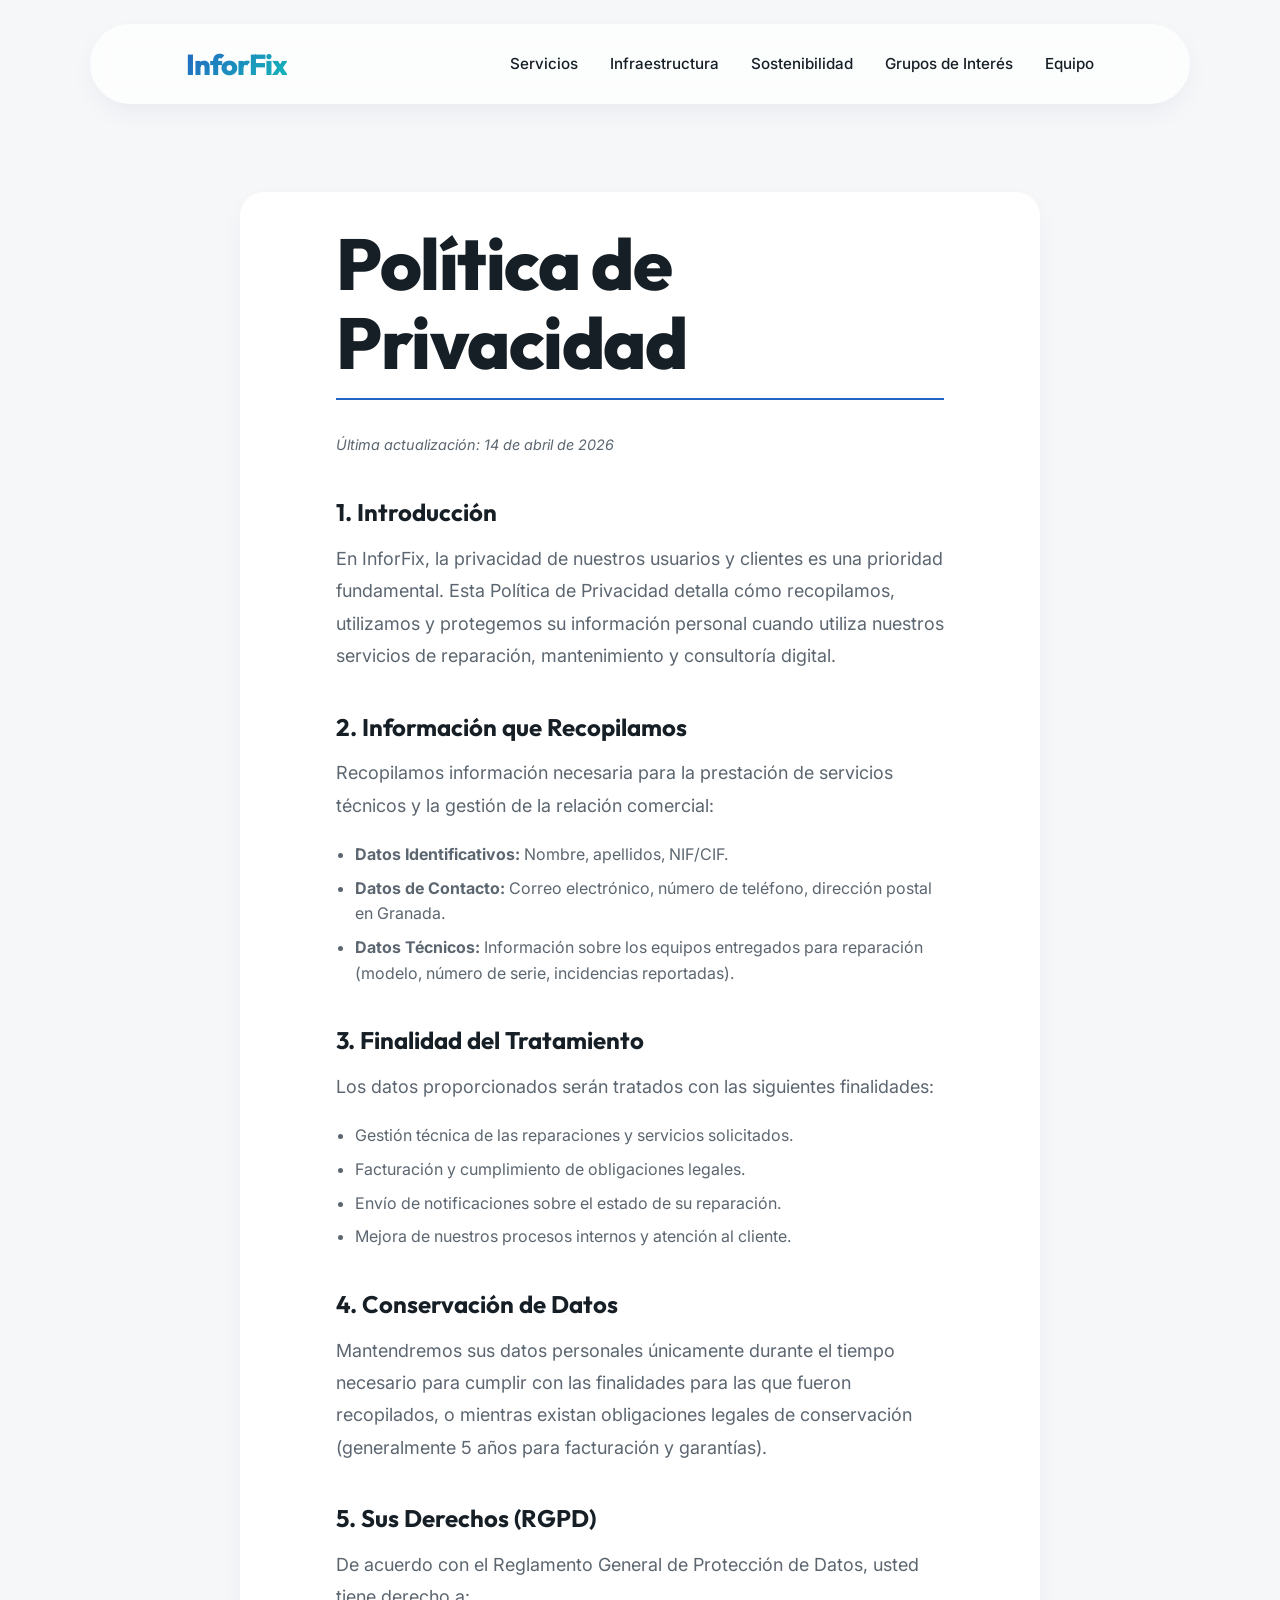
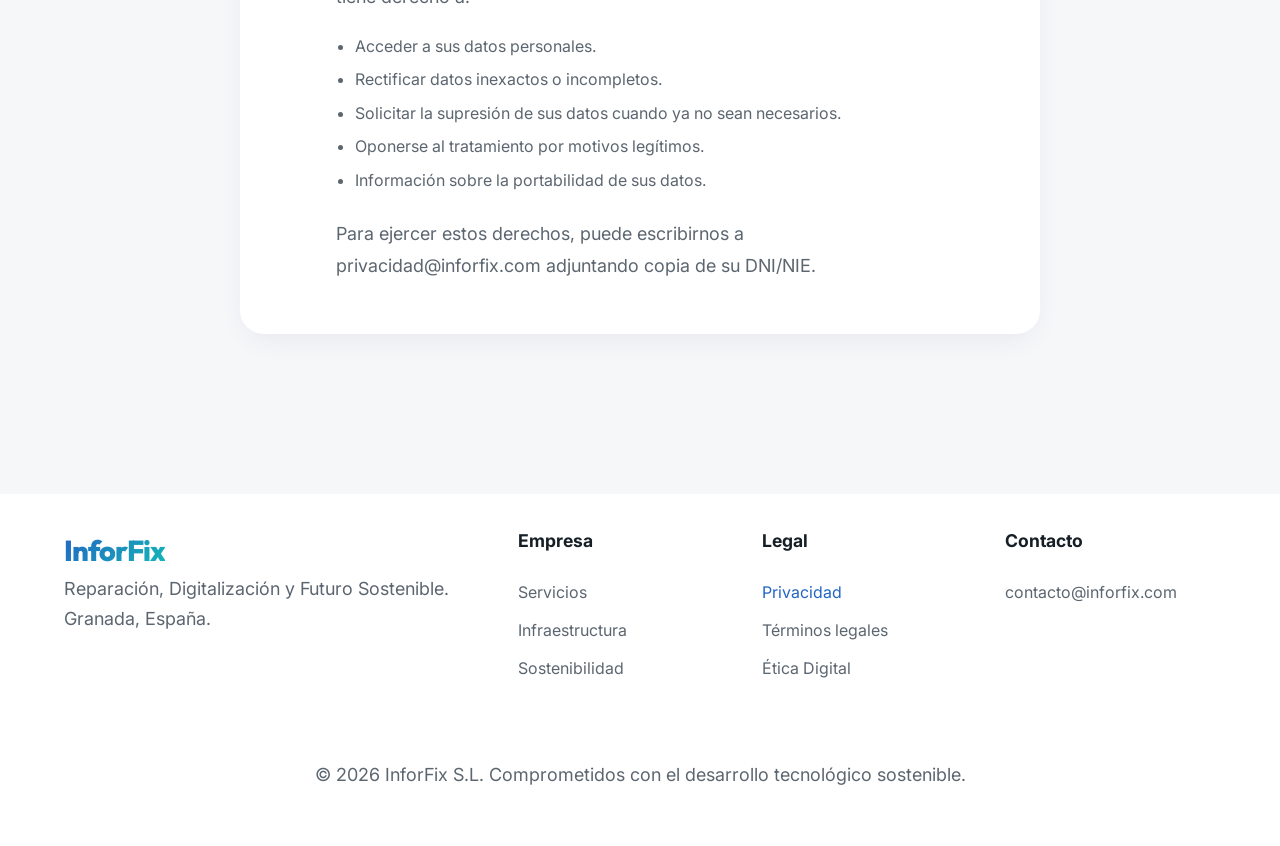
<file: privacidad.html>
<!DOCTYPE html>
<html lang="es">

<head>
    <meta charset="UTF-8">
    <meta name="viewport" content="width=device-width, initial-scale=1.0">
    <title>ActFinalUd03_SASP | Política de Privacidad</title>
    <meta name="description"
        content="Política de privacidad de InforFix. Información sobre el tratamiento de datos personales.">
    <meta name="author" content="Grupo 3: Alba Montoro, Adrián Fernández, Raúl Gorlat, Pilar García">

    <!-- Conexión con tipos de letra de Google -->
    <link rel="preconnect" href="https://fonts.googleapis.com">
    <link rel="preconnect" href="https://fonts.gstatic.com" crossorigin>
    <link
        href="https://fonts.googleapis.com/css2?family=Inter:wght@300;400;600;800&family=Outfit:wght@300;400;600;800&display=swap"
        rel="stylesheet">

    <!-- Archivos de diseño (colores, letras, etc.) -->
    <link rel="stylesheet" href="css/main.css">
    <link rel="stylesheet" href="css/layout.css">
    <link rel="stylesheet" href="css/components.css">

    <!-- Icono de la pestaña del navegador -->
    <link rel="icon" type="image/svg+xml" href="img/logo.svg">
</head>

<body>
    <header id="main-header" class="glass">
        <nav class="container">
            <div class="mobile-top-bar">
                <div class="logo">
                    <a href="index.html"><span class="gradient-text">InforFix</span></a>
                </div>
                <button class="mobile-menu-toggle" aria-label="Toggle Menu">
                    <span class="bar"></span>
                    <span class="bar"></span>
                </button>
            </div>
            <ul class="nav-links">
                <li><a href="index.html#services" class="nav-item">Servicios</a></li>
                <li><a href="index.html#infra" class="nav-item">Infraestructura</a></li>
                <li><a href="sostenibilidad.html" class="nav-item">Sostenibilidad</a></li>
                <li><a href="grupos-interes.html" class="nav-item">Grupos de Interés</a></li>
                <li><a href="equipo-desarrollo.html" class="nav-item">Equipo</a></li>
            </ul>
        </nav>
    </header>

    <main class="legal-page">
        <div class="container">
            <article class="legal-container">
                <h1>Política de Privacidad</h1>
                <p class="last-updated">Última actualización: 14 de abril de 2026</p>

                <section>
                    <h2>1. Introducción</h2>
                    <p>En InforFix, la privacidad de nuestros usuarios y clientes es una prioridad fundamental. Esta
                        Política de Privacidad detalla cómo recopilamos, utilizamos y protegemos su información personal
                        cuando utiliza nuestros servicios de reparación, mantenimiento y consultoría digital.</p>
                </section>

                <section>
                    <h2>2. Información que Recopilamos</h2>
                    <p>Recopilamos información necesaria para la prestación de servicios técnicos y la gestión de la
                        relación comercial:</p>
                    <ul>
                        <li><strong>Datos Identificativos:</strong> Nombre, apellidos, NIF/CIF.</li>
                        <li><strong>Datos de Contacto:</strong> Correo electrónico, número de teléfono, dirección postal
                            en Granada.</li>
                        <li><strong>Datos Técnicos:</strong> Información sobre los equipos entregados para reparación
                            (modelo, número de serie, incidencias reportadas).</li>
                    </ul>
                </section>

                <section>
                    <h2>3. Finalidad del Tratamiento</h2>
                    <p>Los datos proporcionados serán tratados con las siguientes finalidades:</p>
                    <ul>
                        <li>Gestión técnica de las reparaciones y servicios solicitados.</li>
                        <li>Facturación y cumplimiento de obligaciones legales.</li>
                        <li>Envío de notificaciones sobre el estado de su reparación.</li>
                        <li>Mejora de nuestros procesos internos y atención al cliente.</li>
                    </ul>
                </section>

                <section>
                    <h2>4. Conservación de Datos</h2>
                    <p>Mantendremos sus datos personales únicamente durante el tiempo necesario para cumplir con las
                        finalidades para las que fueron recopilados, o mientras existan obligaciones legales de
                        conservación (generalmente 5 años para facturación y garantías).</p>
                </section>

                <section>
                    <h2>5. Sus Derechos (RGPD)</h2>
                    <p>De acuerdo con el Reglamento General de Protección de Datos, usted tiene derecho a:</p>
                    <ul>
                        <li>Acceder a sus datos personales.</li>
                        <li>Rectificar datos inexactos o incompletos.</li>
                        <li>Solicitar la supresión de sus datos cuando ya no sean necesarios.</li>
                        <li>Oponerse al tratamiento por motivos legítimos.</li>
                        <li>Información sobre la portabilidad de sus datos.</li>
                    </ul>
                    <p>Para ejercer estos derechos, puede escribirnos a <a
                            href="mailto:privacidad@inforfix.com">privacidad@inforfix.com</a> adjuntando copia de su
                        DNI/NIE.</p>
                </section>
            </article>
        </div>
    </main>

    <footer id="main-footer">
        <div class="container footer-grid">
            <div class="footer-info">
                <span class="logo gradient-text">InforFix</span>
                <p>Reparación, Digitalización y Futuro Sostenible.<br>Granada, España.</p>
            </div>
            <div class="footer-links">
                <h4>Empresa</h4>
                <ul>
                    <li><a href="index.html#services">Servicios</a></li>
                    <li><a href="index.html#infra">Infraestructura</a></li>
                    <li><a href="sostenibilidad.html">Sostenibilidad</a></li>
                </ul>
            </div>
            <div class="footer-links">
                <h4>Legal</h4>
                <ul>
                    <li><a href="privacidad.html" style="color:var(--primary)">Privacidad</a></li>
                    <li><a href="terminos.html">Términos legales</a></li>
                    <li><a href="etica.html">Ética Digital</a></li>
                </ul>
            </div>
            <div class="footer-links">
                <h4>Contacto</h4>
                <ul>
                    <li><a href="mailto:contacto@inforfix.com">contacto@inforfix.com</a></li>
                </ul>
            </div>
        </div>
        <div class="footer-bottom">
            <p>&copy; 2026 InforFix S.L. Comprometidos con el desarrollo tecnológico sostenible.</p>
        </div>
    </footer>

    <script src="js/main.js"></script>
</body>

</html>
</file>
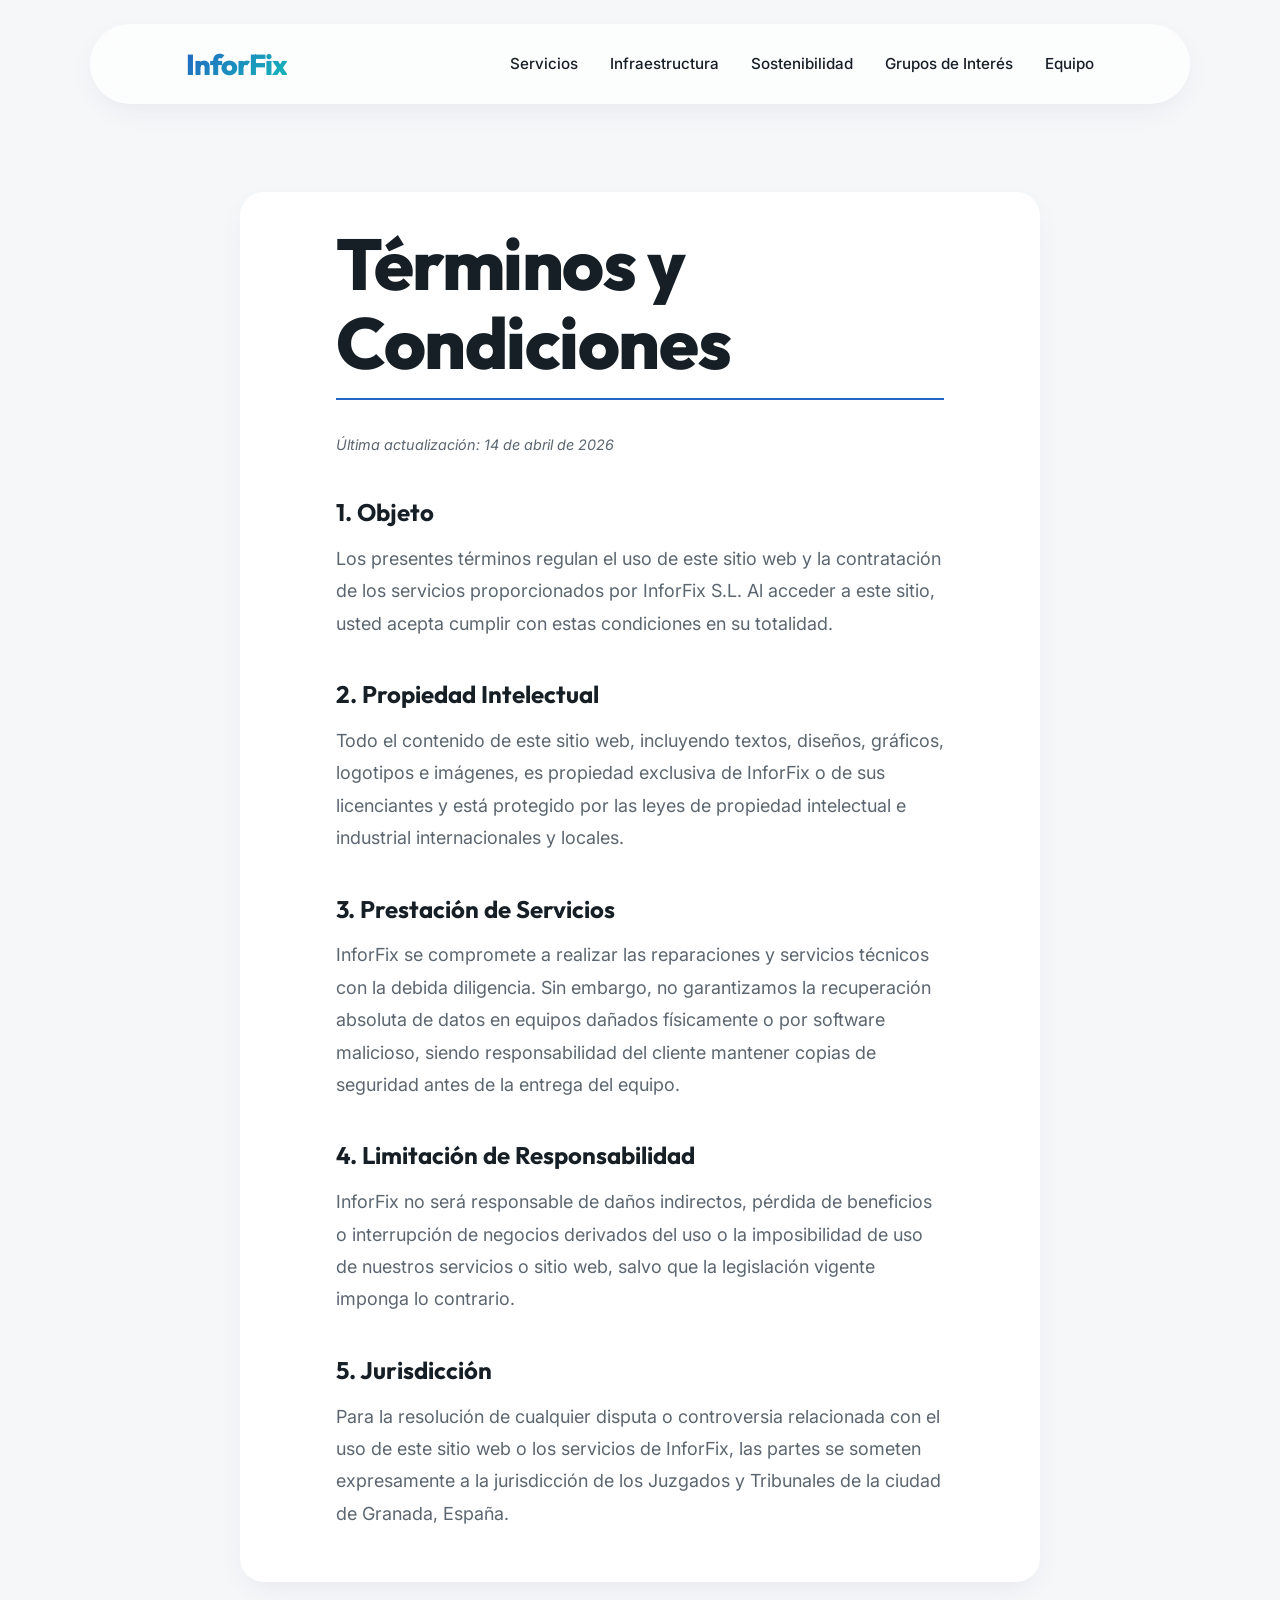
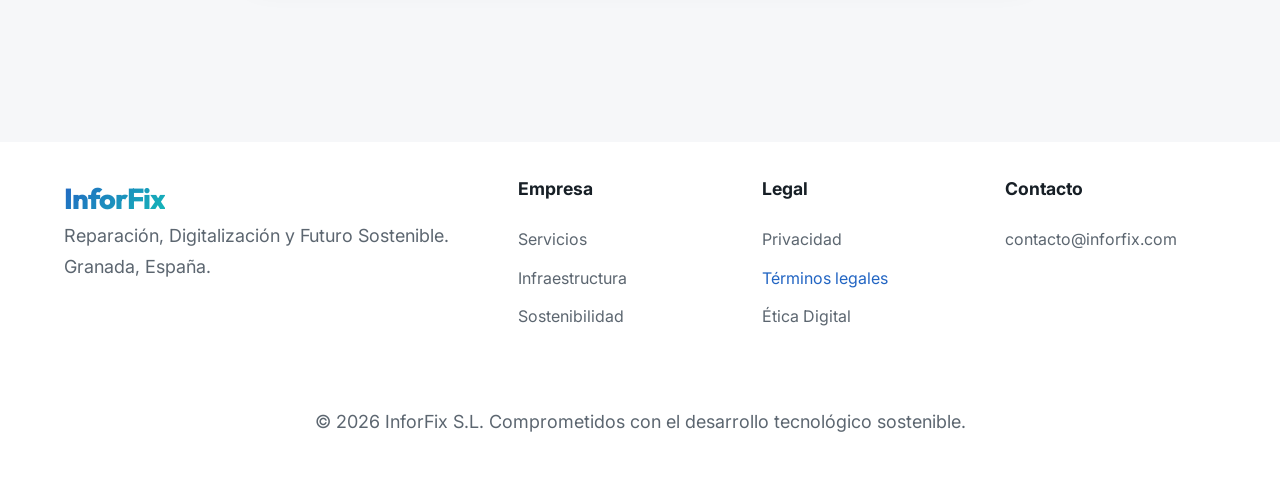
<file: terminos.html>
<!DOCTYPE html>
<html lang="es">

<head>
    <meta charset="UTF-8">
    <meta name="viewport" content="width=device-width, initial-scale=1.0">
    <title>ActFinalUd03_SASP | Términos Legales</title>
    <meta name="description" content="Términos y condiciones legales de uso de los servicios de InforFix.">
    <meta name="author" content="Grupo 3: Alba Montoro, Adrián Fernández, Raúl Gorlat, Pilar García">

    <!-- Conexión con tipos de letra de Google -->
    <link rel="preconnect" href="https://fonts.googleapis.com">
    <link rel="preconnect" href="https://fonts.gstatic.com" crossorigin>
    <link
        href="https://fonts.googleapis.com/css2?family=Inter:wght@300;400;600;800&family=Outfit:wght@300;400;600;800&display=swap"
        rel="stylesheet">

    <!-- Archivos de diseño (colores, letras, etc.) -->
    <link rel="stylesheet" href="css/main.css">
    <link rel="stylesheet" href="css/layout.css">
    <link rel="stylesheet" href="css/components.css">

    <!-- Icono de la pestaña del navegador -->
    <link rel="icon" type="image/svg+xml" href="img/logo.svg">
</head>

<body>
    <header id="main-header" class="glass">
        <nav class="container">
            <div class="mobile-top-bar">
                <div class="logo">
                    <a href="index.html"><span class="gradient-text">InforFix</span></a>
                </div>
                <button class="mobile-menu-toggle" aria-label="Toggle Menu">
                    <span class="bar"></span>
                    <span class="bar"></span>
                </button>
            </div>
            <ul class="nav-links">
                <li><a href="index.html#services" class="nav-item">Servicios</a></li>
                <li><a href="index.html#infra" class="nav-item">Infraestructura</a></li>
                <li><a href="sostenibilidad.html" class="nav-item">Sostenibilidad</a></li>
                <li><a href="grupos-interes.html" class="nav-item">Grupos de Interés</a></li>
                <li><a href="equipo-desarrollo.html" class="nav-item">Equipo</a></li>
            </ul>
        </nav>
    </header>

    <main class="legal-page">
        <div class="container">
            <article class="legal-container">
                <h1>Términos y Condiciones</h1>
                <p class="last-updated">Última actualización: 14 de abril de 2026</p>

                <section>
                    <h2>1. Objeto</h2>
                    <p>Los presentes términos regulan el uso de este sitio web y la contratación de los servicios
                        proporcionados por InforFix S.L. Al acceder a este sitio, usted acepta cumplir con estas
                        condiciones en su totalidad.</p>
                </section>

                <section>
                    <h2>2. Propiedad Intelectual</h2>
                    <p>Todo el contenido de este sitio web, incluyendo textos, diseños, gráficos, logotipos e imágenes,
                        es propiedad exclusiva de InforFix o de sus licenciantes y está protegido por las leyes de
                        propiedad intelectual e industrial internacionales y locales.</p>
                </section>

                <section>
                    <h2>3. Prestación de Servicios</h2>
                    <p>InforFix se compromete a realizar las reparaciones y servicios técnicos con la debida diligencia.
                        Sin embargo, no garantizamos la recuperación absoluta de datos en equipos dañados físicamente o
                        por software malicioso, siendo responsabilidad del cliente mantener copias de seguridad antes de
                        la entrega del equipo.</p>
                </section>

                <section>
                    <h2>4. Limitación de Responsabilidad</h2>
                    <p>InforFix no será responsable de daños indirectos, pérdida de beneficios o interrupción de
                        negocios derivados del uso o la imposibilidad de uso de nuestros servicios o sitio web, salvo
                        que la legislación vigente imponga lo contrario.</p>
                </section>

                <section>
                    <h2>5. Jurisdicción</h2>
                    <p>Para la resolución de cualquier disputa o controversia relacionada con el uso de este sitio web o
                        los servicios de InforFix, las partes se someten expresamente a la jurisdicción de los Juzgados
                        y Tribunales de la ciudad de Granada, España.</p>
                </section>
            </article>
        </div>
    </main>

    <footer id="main-footer">
        <div class="container footer-grid">
            <div class="footer-info">
                <span class="logo gradient-text">InforFix</span>
                <p>Reparación, Digitalización y Futuro Sostenible.<br>Granada, España.</p>
            </div>
            <div class="footer-links">
                <h4>Empresa</h4>
                <ul>
                    <li><a href="index.html#services">Servicios</a></li>
                    <li><a href="index.html#infra">Infraestructura</a></li>
                    <li><a href="sostenibilidad.html">Sostenibilidad</a></li>
                </ul>
            </div>
            <div class="footer-links">
                <h4>Legal</h4>
                <ul>
                    <li><a href="privacidad.html">Privacidad</a></li>
                    <li><a href="terminos.html" style="color:var(--primary)">Términos legales</a></li>
                    <li><a href="etica.html">Ética Digital</a></li>
                </ul>
            </div>
            <div class="footer-links">
                <h4>Contacto</h4>
                <ul>
                    <li><a href="mailto:contacto@inforfix.com">contacto@inforfix.com</a></li>
                </ul>
            </div>
        </div>
        <div class="footer-bottom">
            <p>&copy; 2026 InforFix S.L. Comprometidos con el desarrollo tecnológico sostenible.</p>
        </div>
    </footer>

    <script src="js/main.js"></script>
</body>

</html>
</file>
<file: css/main.css>
/* ESTILOS PRINCIPALES Y VARIABLES - main.css */
:root {
    /* Paleta de colores - Tema Tecnológico y Ecológico de InforFix */
    --primary-h: 215;
    /* Azul Tecnológico */
    --primary-s: 70%;
    --primary-l: 45%;
    --primary: hsl(var(--primary-h), var(--primary-s), var(--primary-l));

    --eco-h: 142;
    /* Verde Ecológico */
    --eco-s: 60%;
    --eco-l: 45%;
    --eco: hsl(var(--eco-h), var(--eco-s), var(--eco-l));

    --accent-h: 180;
    --accent: hsl(var(--accent-h), 80%, 40%);

    --text-main: hsl(210, 25%, 12%);
    --text-muted: hsl(210, 10%, 40%);
    --bg-white: hsl(0, 0%, 100%);
    --bg-light: hsl(215, 20%, 97%);

    /* Sombras y efectos de cristal (Transparencias) */
    --shadow-soft: 0 10px 30px -10px hsla(var(--primary-h), 50%, 20%, 0.1);
    --glass-bg: hsla(0, 0%, 100%, 0.7);
    --glass-border: hsla(0, 0%, 100%, 0.2);

    /* Tipografías - Adaptables según el dispositivo */
    --font-heading: 'Outfit', sans-serif;
    --font-body: 'Inter', sans-serif;
    
    /* Tamaños de letra para títulos (se ajustan solos) */
    --fs-h1: clamp(2.5rem, 8vw, 4.5rem);
    --fs-h2: clamp(2rem, 6vw, 3rem);
    --fs-h3: clamp(1.5rem, 4vw, 2rem);
    --fs-body: clamp(1rem, 2vw, 1.125rem);
    
    /* Espaciados - Espacio entre elementos */
    --space-1: 0.5rem;
    --space-2: 1rem;
    --space-3: 2rem;
    --space-4: clamp(3rem, 10vw, 6rem);
    --space-5: clamp(5rem, 15vw, 10rem);

    /* Transiciones (suavidad al mover elementos) */
    --transition: all 0.3s cubic-bezier(0.4, 0, 0.2, 1);
}

/* Configuración básica para todos los elementos */
*,
*::before,
*::after {
    box-sizing: border-box;
    margin: 0;
    padding: 0;
}

html {
    scroll-behavior: smooth;
}

body {
    font-family: var(--font-body);
    color: var(--text-main);
    background-color: var(--bg-white);
    line-height: 1.6;
    overflow-x: hidden;
}

h1 {
    font-size: var(--fs-h1);
    font-weight: 800;
    line-height: 1.1;
    letter-spacing: -0.02em;
    font-family: var(--font-heading);
}

h2 {
    font-size: var(--fs-h2);
    font-weight: 700;
    line-height: 1.2;
    font-family: var(--font-heading);
}

h3 {
    font-size: var(--fs-h3);
    font-weight: 600;
    font-family: var(--font-heading);
}

p {
    line-height: 1.7;
    margin-bottom: 1.5rem;
    color: var(--text-muted);
    font-size: var(--fs-body);
}

.logo {
    font-family: 'Outfit', sans-serif;
    font-weight: 800;
    font-size: 1.8rem;
    letter-spacing: -1px;
}

ul {
    list-style: none;
}

a {
    text-decoration: none;
    color: inherit;
    transition: var(--transition);
    cursor: pointer;
}

img {
    max-width: 100%;
    display: block;
}

/* Utilidades para los textos */
.gradient-text {
    background: linear-gradient(135deg, var(--primary), var(--accent));
    -webkit-background-clip: text;
    background-clip: text;
    -webkit-text-fill-color: transparent;
}

.text-center {
    text-align: center;
}

.mt-4 {
    margin-top: 4rem;
}

.section-title {
    font-size: clamp(2rem, 5vw, 3rem);
    margin-bottom: 1rem;
}

.section-subtitle {
    color: var(--text-muted);
    font-size: 1.25rem;
    max-width: 600px;
    margin: 0 auto;
}

.accent {
    color: var(--primary);
}

/* Ajustes generales del ratón (Cursor) y selección de texto */
.logo, 
.nav-item, 
.btn, 
button, 
summary, 
.card-inner, 
.stakeholder-icon,
.mobile-menu-toggle,
.chart-expand-btn,
.infra-icon-wrapper,
.quote-icon,
.ods-badge {
    user-select: none;
    -webkit-user-select: none;
    -moz-user-select: none;
    -ms-user-select: none;
}

button, 
.btn, 
summary, 
.nav-item, 
.chart-expand-btn, 
.mobile-menu-toggle,
.read-more-btn {
    cursor: pointer;
}

/* ── Animaciones de Entrada (Scroll Reveal) ──────────────── */
.fade-in { 
    opacity: 0; 
    transform: translateY(20px); 
    transition: opacity 0.8s ease-out, transform 0.8s ease-out; 
    will-change: opacity, transform;
}

.fade-in.active { 
    opacity: 1; 
    transform: translateY(0); 
}

.card { 
    opacity: 0; 
    transform: translateY(30px); 
    transition: all 0.6s cubic-bezier(0.4, 0, 0.2, 1); 
}

.card.active { 
    opacity: 1; 
    transform: translateY(0); 
}

.hero-content h1 { 
    opacity: 0; 
    transform: translateX(-30px); 
    transition: all 1s ease-out; 
}

.hero-content h1.active { 
    opacity: 1; 
    transform: translateX(0); 
}
</file>
<file: css/layout.css>
/* ESTRUCTURA Y DISEÑO GENERAL - layout.css */

.container {
    width: 90%;
    max-width: 1200px;
    margin: 0 auto;
}

main {
    margin: 0;
    padding: 0;
}

.section {
    padding: var(--space-4) 0;
}

.hero {
    position: relative;
    overflow: hidden;
    padding-top: 10rem; /* Espacio para que el menú fijo no tape el contenido */
}

/* Transición suave hacia la siguiente sección */
.hero::after {
    content: '';
    position: absolute;
    bottom: -1px; /* Solapado suave para evitar líneas blancas */
    left: 0;
    width: 100%;
    height: 20rem; /* Degradado alto para que sea muy suave */
    background: linear-gradient(to bottom, transparent, var(--bg-light));
    pointer-events: none;
    z-index: 1;
}

.hero-bg-wrapper {
    position: absolute;
    top: 50%;
    left: 50%;
    width: 140%; /* Un poco más ancho para el efecto de movimiento al bajar */
    height: 150%; /* Un poco más alto para el efecto de movimiento */
    transform: translate(-50%, -50%);
    z-index: -1;
    pointer-events: none;
    will-change: transform; /* Ayuda al ordenador a que vaya más fluido */
}

.hero-bg-img {
    width: 100%;
    height: 100%;
    object-fit: cover;
    filter: blur(10px) opacity(0.50);
    /* Desenfoque fuerte como se pidió */
}

.bg-light {
    background-color: var(--bg-light);
}

/* Estilos de la barra de navegación (menú) */
header nav {
    display: flex;
    justify-content: space-between;
    align-items: center;
    padding: 1rem 2.5rem;
}

.mobile-top-bar {
    display: flex;
    align-items: center;
    justify-content: space-between;
}

.nav-links {
    display: flex;
    gap: 2rem;
    align-items: center;
}

.nav-item {
    font-weight: 500;
    color: var(--text-main);
    transition: var(--transition);
    display: inline-block;
}

.nav-item:hover {
    color: var(--primary);
    transform: translateY(-2px);
}

/* Sistema de cuadrículas (columnas) */
.grid {
    display: grid;
}

.col-3 {
    grid-template-columns: repeat(auto-fit, minmax(min(100%, 320px), 1fr));
}

.col-4 {
    grid-template-columns: repeat(auto-fit, minmax(min(100%, 240px), 1fr));
}

.col-5 {
    grid-template-columns: repeat(auto-fit, minmax(min(100%, 200px), 1fr));
}

.col-2 {
    grid-template-columns: repeat(auto-fit, minmax(min(100%, 450px), 1fr));
}

.gap-2 {
    gap: 2rem;
}

.gap-4 {
    gap: 4rem;
}

.kpi-cards-grid {
    grid-template-columns: repeat(auto-fit, minmax(min(100%, 200px), 1fr)) !important;
}

/* Estructura específica para el encabezado principal */
.hero-grid {
    display: grid;
    grid-template-columns: 1fr 1fr;
    align-items: center;
    gap: 4rem;
    min-height: 80vh;
    position: relative;
    z-index: 2; /* Para que esté por encima del fondo */
}

@media (max-width: 968px) {
    .logo {
        font-size: 1.5rem;
    }

    header nav {
        padding: 1rem 1.5rem;
        width: 100%;
    }

    .mobile-top-bar {
        width: 100%;
    }

    /* Menú móvil */

    .hero-grid {
        grid-template-columns: 1fr;
        text-align: center;
        gap: 2rem;
        padding-bottom: var(--space-4);
    }

    .cta-group {
        display: flex;
        flex-direction: column;
        gap: 1rem;
        width: 100%;
        max-width: 300px;
        margin: 0 auto;
    }

    .cta-group .btn {
        width: 100%;
        text-align: center;
    }

    .mobile-menu-toggle {
        display: flex;
    }

    .nav-links {
        display: none;
        flex-direction: column;
        width: 100%;
        padding: 2rem 0;
        gap: 2rem;
        text-align: center;
        justify-content: center;
        flex: 1; /* Ocupa el espacio vertical en el menú desplegado */
    }

    .nav-links.mobile-active {
        display: flex;
    }

    /* Estado del menú móvil cuando está abierto */
    header.glass.mobile-nav-open {
        top: 1.5rem;
        left: 50%;
        transform: translateX(-50%);
        width: clamp(300px, 90%, 1100px);
        height: auto;
        border-radius: 32px;
        padding-top: 1rem;
        padding-bottom: 2rem;
    }

    header.glass.mobile-nav-open nav {
        flex-direction: column;
        height: auto;
        justify-content: flex-start;
    }

    header.glass.mobile-nav-open .mobile-top-bar {
        width: 100%;
        display: flex;
        justify-content: space-between;
        align-items: center;
        padding-bottom: 2rem;
        border-bottom: 1px solid var(--glass-border);
    }
}

/* Estructura del pie de página */
.footer-grid {
    display: grid;
    grid-template-columns: 2fr 1fr 1fr 1fr;
    gap: 2rem;
    padding: var(--space-3) 0;
    border-top: 1px solid var(--glass-border);
}

.footer-links h4 {
    margin-bottom: 1.5rem;
    font-size: 1.1rem;
    color: var(--text-main);
}

.footer-links ul {
    list-style: none;
    padding: 0;
    margin: 0;
}

.footer-links li {
    margin-bottom: 0.8rem;
}

.footer-links a {
    color: var(--text-muted);
    text-decoration: none;
    transition: var(--transition);
    display: inline-block;
}

.footer-links a:hover {
    color: var(--primary);
    transform: translateX(5px);
}


@media (max-width: 968px) {
    .footer-grid {
        grid-template-columns: repeat(2, 1fr);
    }
}

@media (max-width: 576px) {
    .footer-grid {
        grid-template-columns: 1fr;
    }
}

.footer-bottom {
    text-align: center;
    padding: 2rem 1.5rem; /* Añadido espacio a los lados */
    border-top: 1px solid var(--glass-border);
    font-size: 0.9rem;
    color: var(--text-muted);
    line-height: 1.5;
}

/* Estructura de las páginas legales (Privacidad, términos...) */
.legal-page {
    padding-top: 12rem;
    padding-bottom: var(--space-5);
    background: var(--bg-light);
}

.legal-container {
    max-width: 800px;
    margin: 0 auto;
    background: var(--bg-white);
    padding: var(--space-3) var(--space-4);
    border-radius: 24px;
    box-shadow: var(--shadow-soft);
}

.legal-container h1 {
    margin-bottom: 2rem;
    color: var(--text-main);
    border-bottom: 2px solid var(--primary);
    padding-bottom: 1rem;
    display: inline-block;
}

.legal-container h2 {
    margin-top: 2.5rem;
    margin-bottom: 1rem;
    color: var(--text-main);
    font-size: 1.5rem;
}

.legal-container h3 {
    margin-top: 1.5rem;
    margin-bottom: 0.75rem;
    color: var(--primary);
    font-size: 1.2rem;
}

.legal-container p {
    margin-bottom: 1.25rem;
    line-height: 1.8;
}

.legal-container ul {
    margin-bottom: 1.5rem;
    padding-left: 1.2rem;
}

.legal-container li {
    margin-bottom: 0.5rem;
    list-style-type: disc;
    color: var(--text-muted);
}

.last-updated {
    font-style: italic;
    color: var(--text-muted);
    font-size: 0.9rem;
    margin-bottom: 3rem;
}

@media (max-width: 768px) {
    .legal-container {
        padding: var(--space-3);
        border-radius: 0;
        box-shadow: none;
    }
}
</file>
<file: css/components.css>
/* COMPONENTES Y ELEMENTOS VISUALES - components.css */

/* Efecto de cristal (transparencia con desenfoque) */
.glass {
    background: var(--glass-bg);
    backdrop-filter: blur(12px);
    -webkit-backdrop-filter: blur(12px);
    border: 1px solid var(--glass-border);
    box-shadow: var(--shadow-soft);
}

header.glass {
    position: fixed;
    top: 1.5rem;
    /* Menú flotante estilo "pastilla" */
    left: 50%;
    transform: translateX(-50%);
    z-index: 1000;
    border-radius: 100px;
    width: clamp(300px, 90%, 1100px);
    transition: all 0.5s cubic-bezier(0.4, 0, 0.2, 1);
}

/* Estado del menú cuando está abierto (en móviles) */
header.glass.mobile-nav-open {
    background: rgba(10, 15, 25, 0.95);
    /* Cristal oscuro premium */
    backdrop-filter: blur(30px);
    -webkit-backdrop-filter: blur(30px);
    border-color: rgba(255, 255, 255, 0.1);
}

header.glass.mobile-nav-open .logo span {
    color: white;
    /* Invertir el color del logo para el menú oscuro */
}

header.glass.mobile-nav-open .bar {
    background-color: white;
    /* Invertir el botón del menú para el menú oscuro */
}

.mobile-menu-toggle {
    display: none;
    flex-direction: column;
    gap: 6px;
    background: transparent;
    border: none;
    cursor: pointer;
    padding: 0.5rem;
    z-index: 1100;
}

.mobile-menu-toggle .bar {
    width: 25px;
    height: 2px;
    background-color: var(--primary);
    border-radius: 2px;
    transition: var(--transition);
}

/* Animación del botón del menú (se convierte en X) */
.mobile-menu-toggle.is-active .bar:nth-child(1) {
    transform: translateY(4px) rotate(45deg);
}

.mobile-menu-toggle.is-active .bar:nth-child(2) {
    transform: translateY(-4px) rotate(-45deg);
}

/* Botones */
.btn {
    padding: 0.8rem 1.8rem;
    border-radius: 50px;
    font-weight: 600;
    display: inline-block;
    cursor: pointer;
    border: none;
    font-size: 1rem;
}

.btn-primary {
    background: linear-gradient(135deg, var(--primary), var(--accent));
    color: white;
    box-shadow: 0 4px 15px hsla(var(--primary-h), 50%, 40%, 0.3);
}

.btn-primary:hover {
    transform: translateY(-2px);
    box-shadow: 0 6px 20px hsla(var(--primary-h), 50%, 40%, 0.4);
}

/* Tarjetas que se dan la vuelta (Efecto 3D) */
.card-container {
    perspective: 1500px;
    height: 380px;
    /* Altura fija para que el efecto 3D sea estable */
    width: 100%;
}

.card-inner {
    position: relative;
    width: 100%;
    height: 100%;
    text-align: center;
    transition: transform 0.8s cubic-bezier(0.4, 0, 0.2, 1);
    transform-style: preserve-3d;
    cursor: pointer;
    will-change: transform;
    /* Ayuda a la tarjeta gráfica a ir más fluido */
}

/* Al pasar el ratón en ordenador, o al pulsar en el móvil */
.card-container:hover .card-inner,
.card-inner.is-flipped {
    transform: rotateY(180deg);
}

.card-front,
.card-back {
    position: absolute;
    width: 100%;
    height: 100%;
    -webkit-backface-visibility: hidden;
    backface-visibility: hidden;
    border-radius: 24px;
    display: flex;
    flex-direction: column;
    justify-content: center;
    align-items: center;
    padding: 2.5rem;
    box-shadow: var(--shadow-soft);
    overflow: hidden;
}

.card-front {
    /* Estilo de cristal de la parte frontal */
    background: var(--glass-bg);
    backdrop-filter: blur(12px);
    -webkit-backdrop-filter: blur(12px);
    border: 1px solid var(--glass-border);
    transform: translateZ(1px);
    /* Posición en la parte delantera */
}

.card-back {
    background: linear-gradient(135deg, var(--primary), var(--accent));
    color: white;
    transform: rotateY(180deg) translateZ(1px);
    /* Posición en la parte trasera */
    padding: 2rem;
}

.card-back {
    background: linear-gradient(135deg, var(--primary), var(--accent));
    color: white;
    transform: rotateY(180deg) translateZ(1px);
    padding: 2rem;
}

.card-back .card-icon {
    opacity: 0.2;
    position: absolute;
    top: -10px;
    right: -10px;
    transform: scale(3) rotate(-15deg);
    color: white;
}

.card-back .card-icon svg {
    stroke: white;
}

.card-back h3 {
    color: white;
    margin-bottom: 1rem;
}

.card-back p {
    color: rgba(255, 255, 255, 0.9);
    font-size: 0.95rem;
    line-height: 1.6;
}

.card-icon {
    font-size: 3rem;
    margin-bottom: 1.5rem;
    color: var(--primary);
    display: flex;
    align-items: center;
    justify-content: center;
}

.card-icon svg {
    width: 48px !important;
    height: 48px !important;
    min-width: 48px;
    min-height: 48px;
    display: block;
    stroke-width: 1.5;
    fill: none;
    stroke: currentColor;
    transition: var(--transition);
}

.card-container:hover .card-front .card-icon svg {
    transform: scale(1.1) rotate(-5deg);
    stroke: var(--accent);
}

/* Animación visual del encabezado */
.hero-visual {
    height: clamp(300px, 50vh, 400px);
    border-radius: 30px;
    display: flex;
    justify-content: center;
    align-items: center;
    overflow: hidden;
    position: relative;
    width: 100%;
}

.blob {
    width: 250px;
    height: 250px;
    background: linear-gradient(135deg, var(--primary), var(--accent));
    border-radius: 40% 60% 70% 30% / 40% 50% 60% 50%;
    animation: morph 8s ease-in-out infinite;
    filter: blur(40px);
    opacity: 0.6;
}

@keyframes morph {
    0% {
        border-radius: 40% 60% 70% 30% / 40% 50% 60% 50%;
    }

    34% {
        border-radius: 70% 30% 50% 50% / 30% 30% 70% 70%;
    }

    67% {
        border-radius: 100% 60% 60% 100% / 100% 100% 60% 60%;
    }

    100% {
        border-radius: 40% 60% 70% 30% / 40% 50% 60% 50%;
    }
}

.hero-card-img {
    position: absolute;
    top: 0;
    left: 0;
    width: 100%;
    height: 100%;
    object-fit: cover;
    padding: 0;
    filter: brightness(0.9) blur(3px);
    transition: transform 0.6s cubic-bezier(0.2, 0.8, 0.2, 1),
        filter 0.6s cubic-bezier(0.2, 0.8, 0.2, 1);
    z-index: 1;
    will-change: transform, filter;
    /* Optimización de rendimiento */
}

.hero-visual:hover .hero-card-img {
    transform: scale(1.1);
    filter: brightness(1.05) blur(0);
}

.hero-center-btn {
    position: relative;
    z-index: 2;
    transition: var(--transition);
    background: white;
    color: var(--primary);
    box-shadow: 0 10px 30px rgba(0, 0, 0, 0.2);
}

.hero-visual:hover .hero-center-btn {
    transform: scale(1.05);
    background: var(--primary);
    color: white;
}

/* Elementos del menú */
.nav-item {
    font-weight: 500;
    font-size: 0.95rem;
    position: relative;
}

.nav-item::after {
    content: '';
    position: absolute;
    bottom: -4px;
    left: 0;
    width: 0;
    height: 2px;
    background: var(--primary);
    transition: var(--transition);
}

.nav-item:hover::after {
    width: 100%;
}

/* Cuadrícula de diagnóstico */
.bg-dark {
    background-color: var(--text-main);
    color: white;
}

.diagnosis-grid {
    display: grid;
    grid-template-columns: repeat(auto-fit, minmax(min(100%, 280px), 1fr));
    gap: 1.5rem;
}

.diagnosis-item {
    padding: 1.5rem;
    border-left: 4px solid var(--eco);
    background: rgba(255, 255, 255, 0.05);
    border-radius: 0 16px 16px 0;
    transition: var(--transition);
}

.diagnosis-item:hover {
    background: rgba(255, 255, 255, 0.1);
    transform: translateX(10px);
}

.diagnosis-item h4 {
    color: var(--eco);
    margin-bottom: 0.5rem;
    font-size: 1.25rem;
}

.border-eco {
    border-color: var(--eco);
}

/* Sección de infraestructura */
.infra-grid {
    display: flex;
    flex-direction: column;
    gap: 1.5rem;
}

.infra-item {
    display: flex;
    align-items: center;
    gap: 1.5rem;
    padding: 1rem;
    border-radius: 12px;
    transition: var(--transition);
}

.infra-item:hover {
    background: hsla(var(--primary-h), var(--primary-s), var(--primary-l), 0.03);
    transform: translateX(10px);
}

.infra-icon-wrapper {
    width: 48px;
    height: 48px;
    background: linear-gradient(135deg, hsla(var(--primary-h), var(--primary-s), var(--primary-l), 0.1), hsla(var(--accent-h), 80%, 40%, 0.1));
    color: var(--primary);
    border-radius: 12px;
    display: flex;
    align-items: center;
    justify-content: center;
    flex-shrink: 0;
    transition: var(--transition);
}

.infra-item:hover .infra-icon-wrapper {
    transform: scale(1.1) rotate(5deg);
    background: linear-gradient(135deg, var(--primary), var(--accent));
    color: white;
    box-shadow: 0 8px 15px hsla(var(--primary-h), 50%, 40%, 0.3);
}

.infra-text strong {
    display: block;
    font-size: 1.1rem;
    color: var(--text-main);
    margin-bottom: 0.25rem;
}

.infra-text p {
    margin: 0;
    font-size: 0.95rem;
    color: var(--text-muted);
}

.quote-card blockquote {
    font-size: 1.25rem;
    font-style: italic;
    color: var(--text-main);
    line-height: 1.6;
    margin: 0;
    position: relative;
    z-index: 1;
}

.quote-icon {
    margin-bottom: 1rem;
}

.badge {
    padding: 0.4rem 1rem;
    border-radius: 50px;
    font-size: 0.8rem;
    font-weight: 700;
    text-transform: uppercase;
    letter-spacing: 1px;
}

.badge-primary {
    background: hsla(var(--primary-h), var(--primary-s), var(--primary-l), 0.1);
    color: var(--primary);
}

.glass-box {
    background: var(--glass-bg);
    backdrop-filter: blur(12px);
    -webkit-backdrop-filter: blur(12px);
    border: 1px solid var(--glass-border);
    border-radius: 20px;
    padding: 2rem;
    box-shadow: var(--shadow-soft);
    transition: var(--transition);
}

.glass-box:hover {
    transform: translateY(-5px);
    box-shadow: 0 20px 40px -15px hsla(var(--primary-h), 50%, 20%, 0.15);
    border-color: hsla(var(--primary-h), var(--primary-s), var(--primary-l), 0.3);
}

/* Ajustes para pantallas pequeñas (móviles) */
@media (max-width: 968px) {
    .nav-links.mobile-active {
        display: flex;
        padding: 2rem 0 1rem 0;
    }

    .nav-links.mobile-active li {
        opacity: 0;
        transform: translateY(15px);
        animation: slideInUp 0.4s ease forwards;
    }

    .nav-links.mobile-active li:nth-child(1) {
        animation-delay: 0.1s;
    }

    .nav-links.mobile-active li:nth-child(2) {
        animation-delay: 0.2s;
    }

    .nav-links.mobile-active li:nth-child(3) {
        animation-delay: 0.3s;
    }

    .nav-links.mobile-active li:nth-child(4) {
        animation-delay: 0.4s;
    }

    .nav-links.mobile-active a {
        font-size: 1.5rem;
        color: white;
        font-weight: 600;
    }

    @keyframes slideInUp {
        to {
            opacity: 1;
            transform: translateY(0);
        }
    }

    .mobile-menu-toggle {
        display: flex !important;
        /* Asegurar que se vea siempre */
    }

    .diagnosis-grid {
        grid-template-columns: 1fr;
    }

    .col-3,
    .col-2 {
        grid-template-columns: 1fr !important;
    }

    .hero-visual {
        height: 300px;
    }
}

/* ── Tarjetas de equipo y grupos de interés (Elementos compartidos) ── */
.stakeholder-card {
    display: flex;
    flex-direction: column;
    gap: 1.25rem;
}

.stakeholder-card-header {
    display: flex;
    align-items: center;
    gap: 1rem;
}

.stakeholder-icon {
    width: 64px;
    height: 64px;
    border-radius: 16px;
    display: flex;
    align-items: center;
    justify-content: center;
    flex-shrink: 0;
    overflow: hidden;
    position: relative;
    border: 2px solid var(--bg-white);
    box-shadow: var(--shadow-soft);
    background: var(--bg-light); /* Fallback */
}

.stakeholder-icon img {
    width: 100%;
    height: 100%;
    object-fit: cover;
    display: block;
}

/* Variantes de color para iconos y líneas separadoras */
.icon-blue   { background: linear-gradient(135deg, hsl(215, 70%, 45%), hsl(200, 80%, 50%)); }
.icon-green  { background: linear-gradient(135deg, hsl(142, 60%, 35%), hsl(160, 60%, 45%)); }
.icon-orange { background: linear-gradient(135deg, hsl(35, 90%, 50%),  hsl(25, 85%, 55%));  }
.icon-purple { background: linear-gradient(135deg, hsl(280, 55%, 45%), hsl(260, 50%, 55%)); }

.stakeholder-card-header h2 {
    font-size: 1.3rem;
    margin: 0;
    color: var(--text-main);
}

.group-tag {
    font-size: 0.72rem;
    font-weight: 700;
    text-transform: uppercase;
    letter-spacing: 1px;
    color: var(--text-muted);
    display: block;
    margin-top: 2px;
}

.stakeholder-divider {
    height: 2px;
    border-radius: 2px;
    border: none;
    margin: 0;
}

.divider-blue   { background: linear-gradient(90deg, hsl(215, 70%, 45%), transparent); }
.divider-green  { background: linear-gradient(90deg, hsl(142, 60%, 35%), transparent); }
.divider-orange { background: linear-gradient(90deg, hsl(35, 90%, 50%),  transparent); }
.divider-purple { background: linear-gradient(90deg, hsl(280, 55%, 45%), transparent); }

.stakeholder-desc {
    font-size: 0.9rem;
    color: var(--text-muted);
    margin: 0;
}
</file>
<file: css/equipo-desarrollo.css>
/* css/equipo-desarrollo.css */

/* Sección de cabecera (parte superior) */
.stakeholders-hero {
    padding-top: 10rem;
    padding-bottom: var(--space-4);
    background: var(--bg-light);
    text-align: center;
}

.stakeholders-hero h1 span {
    color: var(--primary);
}

.hero-subtitle {
    max-width: 720px;
    margin-left: auto;
    margin-right: auto;
}

/* Los componentes de tarjeta (stakeholder-card) ahora se gestionan globalmente en components.css */

.stakeholders-section {
    padding: var(--space-4) 0 var(--space-5);
    background: var(--bg-light);
}

/* Desplegables de habilidades (Acordeones) */
.team-accordions {
    display: flex;
    flex-direction: column;
    gap: 0.75rem;
    margin-top: 0.5rem;
}

.team-accordion {
    border-radius: 12px;
    background: rgba(0, 0, 0, 0.02);
    overflow: hidden;
    transition: var(--transition);
}

.team-accordion[open] {
    background: rgba(0, 0, 0, 0.04);
}

.team-accordion summary {
    padding: 0.75rem 1rem;
    list-style: none;
    cursor: pointer;
    display: flex;
    align-items: center;
    gap: 1rem;
    font-size: 0.95rem;
    font-weight: 500;
    color: var(--text-main);
    transition: var(--transition);
    position: relative;
}

.team-accordion summary::-webkit-details-marker {
    display: none;
}

.team-accordion summary:hover {
    background: rgba(0, 0, 0, 0.03);
}

.expectation-dot {
    width: 8px;
    height: 8px;
    border-radius: 50%;
    flex-shrink: 0;
}

/* Colores de puntos */
.dot-clients   { background: hsl(215, 70%, 45%); }
.dot-employees { background: hsl(142, 60%, 35%); }
.dot-suppliers { background: hsl(35, 90%, 50%);  }
.dot-public    { background: hsl(280, 55%, 45%); }

.accordion-icon {
    margin-left: auto;
    font-size: 1.2rem;
    color: var(--text-muted);
    transition: transform 0.3s ease;
}

.team-accordion[open] .accordion-icon {
    transform: rotate(45deg);
    color: var(--primary);
}

.accordion-content {
    padding: 0 1rem 1rem 2.8rem;
    font-size: 0.88rem;
    color: var(--text-muted);
    line-height: 1.5;
    animation: slideDown 0.3s ease-out;
}

@keyframes slideDown {
    from {
        opacity: 0;
        transform: translateY(-5px);
    }
    to {
        opacity: 1;
        transform: translateY(0);
    }
}

/* Sección final con botón de acción */
.stakeholders-cta {
    background: var(--text-main);
    color: white;
    text-align: center;
    padding: var(--space-4) 0;
}

.stakeholders-cta h2 {
    color: white;
    margin-bottom: 1rem;
}

.stakeholders-cta p {
    opacity: 0.8;
    max-width: 600px;
    margin: 0 auto 2.5rem;
}
</file>
<file: css/grupos-interes.css>
/* css/grupos-interes.css */

/* Indica qué página estamos viendo en el menú */
.nav-item--active {
    color: var(--primary) !important;
}

/* Sección de cabecera (parte superior) */
.stakeholders-hero {
    padding-top: 10rem;
    padding-bottom: var(--space-4);
    background: var(--bg-light);
    text-align: center;
}

.stakeholders-hero h1 span {
    color: var(--primary);
}

.hero-subtitle {
    max-width: 720px;
    margin-left: auto;
    margin-right: auto;
}

/* Sección donde aparecen las tarjetas */
.stakeholders-section {
    padding: var(--space-4) 0 var(--space-5);
    background: var(--bg-light);
}

.stakeholder-card {
    display: flex;
    flex-direction: column;
    gap: 1.25rem;
}

.stakeholder-card-header {
    display: flex;
    align-items: center;
    gap: 1rem;
}

.stakeholder-icon {
    width: 56px;
    height: 56px;
    border-radius: 16px;
    display: flex;
    align-items: center;
    justify-content: center;
    flex-shrink: 0;
    color: white;
}

.stakeholder-icon.clients   { background: linear-gradient(135deg, hsl(215, 70%, 45%), hsl(200, 80%, 50%)); }
.stakeholder-icon.employees { background: linear-gradient(135deg, hsl(142, 60%, 35%), hsl(160, 60%, 45%)); }
.stakeholder-icon.suppliers { background: linear-gradient(135deg, hsl(35, 90%, 50%),  hsl(25, 85%, 55%));  }
.stakeholder-icon.public    { background: linear-gradient(135deg, hsl(280, 55%, 45%), hsl(260, 50%, 55%)); }

.stakeholder-card-header h2 {
    font-size: 1.3rem;
    margin: 0;
    color: var(--text-main);
}

.group-tag {
    font-size: 0.72rem;
    font-weight: 700;
    text-transform: uppercase;
    letter-spacing: 1px;
    color: var(--text-muted);
    display: block;
    margin-top: 2px;
}

/* Línea decorativa de color */
.stakeholder-divider {
    height: 2px;
    border-radius: 2px;
    border: none;
    margin: 0;
}

.stakeholder-divider.clients   { background: linear-gradient(90deg, hsl(215, 70%, 45%), transparent); }
.stakeholder-divider.employees { background: linear-gradient(90deg, hsl(142, 60%, 35%), transparent); }
.stakeholder-divider.suppliers { background: linear-gradient(90deg, hsl(35, 90%, 50%),  transparent); }
.stakeholder-divider.public    { background: linear-gradient(90deg, hsl(280, 55%, 45%), transparent); }

/* Textos y listas de lo que espera cada grupo */
.stakeholder-desc {
    font-size: 0.9rem;
    color: var(--text-muted);
    margin: 0;
}

.stakeholder-expectations {
    list-style: none;
    padding: 0;
    margin: 0;
    display: flex;
    flex-direction: column;
    gap: 0.75rem;
}

.stakeholder-expectations li {
    display: flex;
    align-items: flex-start;
    gap: 0.6rem;
    font-size: 0.95rem;
    color: var(--text-muted);
    line-height: 1.5;
}

.expectation-dot {
    width: 8px;
    height: 8px;
    border-radius: 50%;
    margin-top: 6px;
    flex-shrink: 0;
}

.dot-clients   { background: hsl(215, 70%, 45%); }
.dot-employees { background: hsl(142, 60%, 35%); }
.dot-suppliers { background: hsl(35, 90%, 50%);  }
.dot-public    { background: hsl(280, 55%, 45%); }

/* Sección final con botón de acción */
.stakeholders-cta {
    background: var(--text-main);
    color: white;
    text-align: center;
    padding: var(--space-4) 0;
}

.stakeholders-cta h2 {
    color: white;
    margin-bottom: 1rem;
}

.stakeholders-cta p {
    opacity: 0.8;
    max-width: 600px;
    margin: 0 auto 2.5rem;
}
</file>
